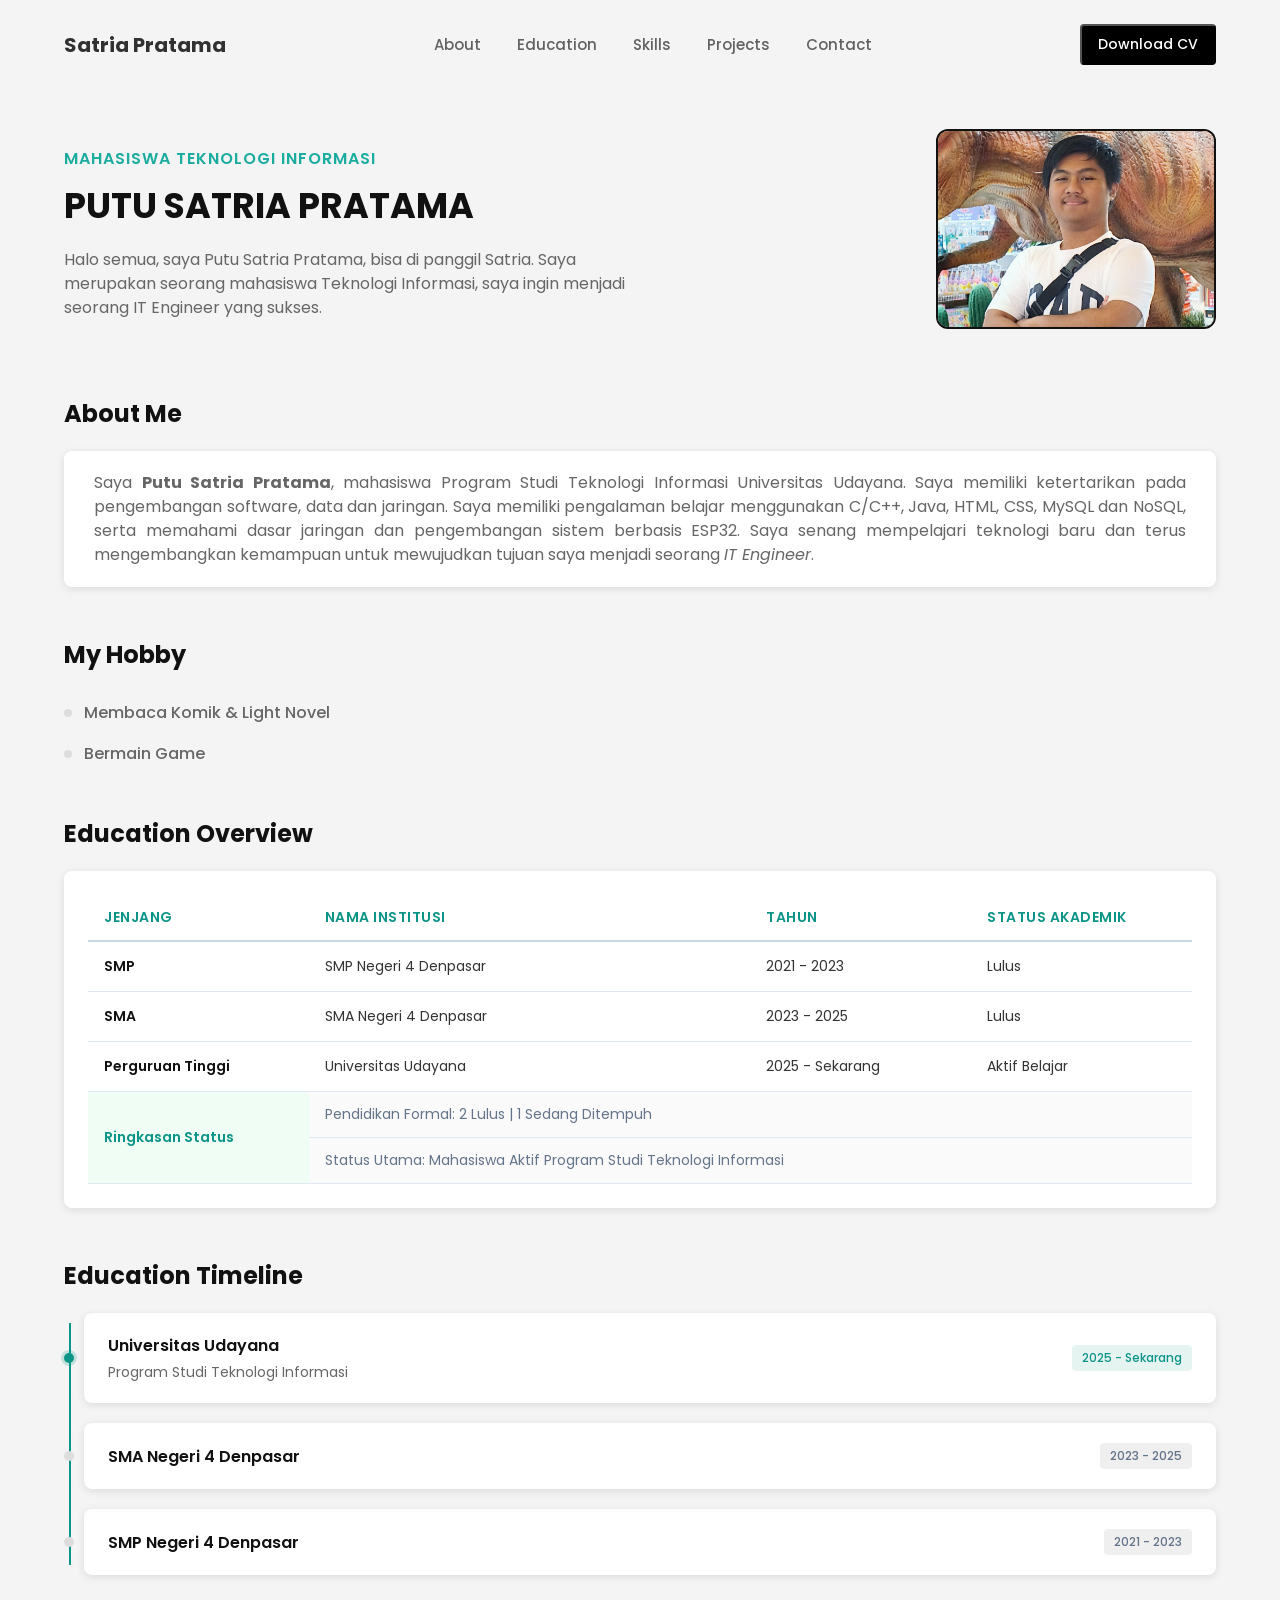
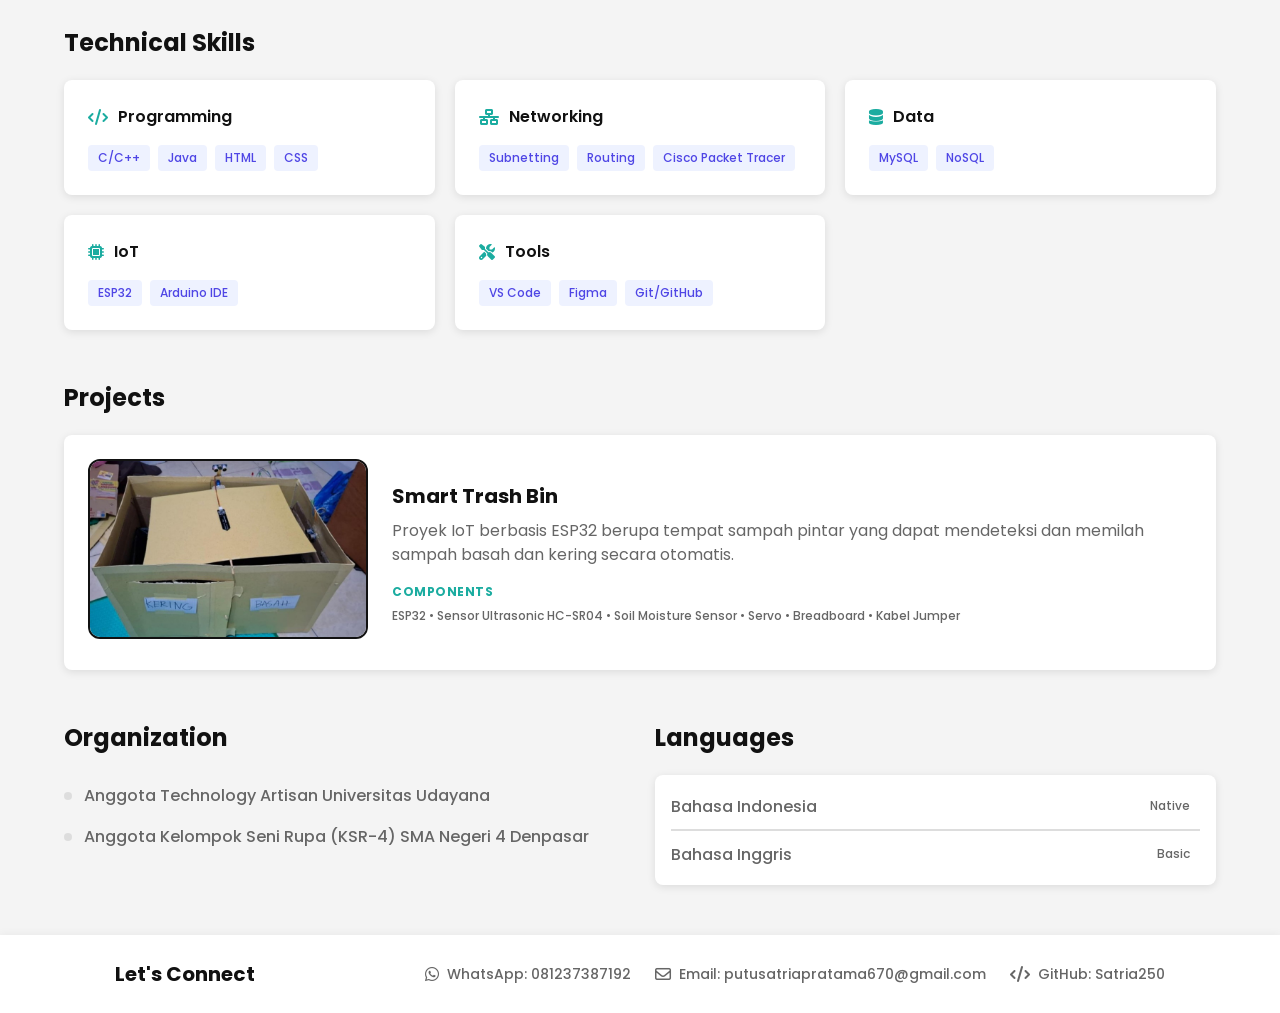
<file: index.html>
<!doctype html>
<html lang="en">
  <head>
    <meta charset="UTF-8" />
    <meta name="viewport" content="width=device-width, initial-scale=1.0" />
    <title>CV Putu Satria Pratama</title>
    <link href="https://fonts.googleapis.com/css2?family=Poppins:wght@400;500;600;700&display=swap"rel="stylesheet"/>
    <link rel="stylesheet" href="style.css">
    <link rel="stylesheet" href="https://cdnjs.cloudflare.com/ajax/libs/font-awesome/6.5.1/css/all.min.css">
  </head>

  <body>
    <!-- NAVIGASI -->
    <header class="navbar">
      <div class="logo">Satria Pratama</div>
      <nav class="nav_links">
        <a href="#about">About</a>
        <a href="#education">Education</a>
        <a href="#skills">Skills</a>
        <a href="#projects">Projects</a>
        <a href="#contact">Contact</a>
      </nav>
     <button class="btn_download">Download CV</button>
    </header>

    <!-- HERO SECTION -->
    <section class="hero">
      <div class="hero_text">
        <span class="subtitle">MAHASISWA TEKNOLOGI INFORMASI</span>
        <h1>PUTU SATRIA PRATAMA</h1>
        <p>
          Halo semua, saya Putu Satria Pratama, bisa di panggil Satria. 
          Saya merupakan seorang mahasiswa Teknologi Informasi, 
          saya ingin menjadi seorang IT Engineer yang sukses.
        </p>
      </div>
      <div class="hero_image">
        <img src="Foto Diri.jpeg" alt="Foto Diri" />
      </div>
    </section>

    <!-- ABOUT SECTION -->
    <section id="about" class="section">
      <h2 class="section_title">About Me</h2>
      <div class="card about_card">
        <p>Saya <b>Putu Satria Pratama</b>, mahasiswa Program Studi Teknologi Informasi Universitas Udayana.
           Saya memiliki ketertarikan pada pengembangan software, data dan jaringan. 
           Saya memiliki pengalaman belajar menggunakan C/C++, Java, HTML, CSS, MySQL dan NoSQL, 
           serta memahami dasar jaringan dan pengembangan sistem berbasis ESP32. 
           Saya senang mempelajari teknologi baru dan terus mengembangkan kemampuan untuk mewujudkan tujuan saya menjadi seorang <i>IT Engineer</i>.</p>
      </div>
    </section>

    <!-- MY HOBBY SECTION -->
    <section class="section">
      <h2 class="section_title">My Hobby</h2>
      <ul class="list_container">
        <li class="list_item">
          <span class="bullet_dot"></span>
          <p>Membaca Komik & Light Novel</p>
        </li>
        <li class="list_item">
          <span class="bullet_dot"></span>
          <p>Bermain Game</p>
        </li>
      </ul>
    </section>

    <!-- EDUCATION OVERVIEW  -->
  <section class="section">
    <h2 class="section_title">Education Overview</h2>
    
    <div class="card table_card">
      <table class="custom_table">
        <caption style="display: none;">Ringkasan Status Pendidikan</caption>

        <!-- Colgroup: Pengaturan proporsi lebar 4 kolom -->
        <colgroup>
          <col class="col_level">
          <col class="col_institution">
          <col class="col_year">
          <col class="col_status">
        </colgroup>

        <!-- Thead: Header Tabel -->
        <thead>
          <tr>
            <th>Jenjang</th>
            <th>Nama Institusi</th>
            <th>Tahun</th>
            <th>Status Akademik</th>
          </tr>
        </thead>

        <!-- Tbody: Data Utama -->
        <tbody>
          <tr>
            <td><strong>SMP</strong></td>
            <td>SMP Negeri 4 Denpasar</td>
            <td>2021 - 2023</td>
            <td><span class="edu_date">Lulus</span></td>
          </tr>
          <tr>
            <td><strong>SMA</strong></td>
            <td>SMA Negeri 4 Denpasar</td>
            <td>2023 - 2025</td>
            <td><span class="edu_date">Lulus</span></td>
          </tr>
          <tr>
            <td><strong>Perguruan Tinggi</strong></td>
            <td>Universitas Udayana</td>
            <td>2025 - Sekarang</td>
            <td><span class="edu_date active">Aktif Belajar</span></td>
          </tr>
        </tbody>

        <!-- Tfoot: Penggabungan Sel (Colspan & Rowspan) -->
        <tfoot>
          <tr>
            <td rowspan="2" class="foot_label">Ringkasan Status</td>
            <td colspan="3">Pendidikan Formal: 2 Lulus | 1 Sedang Ditempuh</td>
          </tr>
          <tr>
            <td colspan="3">Status Utama: Mahasiswa Aktif Program Studi Teknologi Informasi</td>
          </tr>
        </tfoot>
      </table>
    </div>
  </section>

    <!-- EDUCATION TIMELINE SECTION -->
    <section id="education" class="section">
    <h2 class="section_title">Education Timeline</h2>
    
    <div class="timeline">
      <!-- Item 1 (Universitas) -->
      <div class="timeline_item">
        <div class="timeline_dot active"></div>
        <div class="card education_card">
          <div class="education_info">
            <h3>Universitas Udayana</h3>
            <p>Program Studi Teknologi Informasi</p>
          </div>
          <span class="education_date active">2025 - Sekarang</span>
        </div>
      </div>

      <!-- Item 2 (SMA) -->
      <div class="timeline_item">
        <div class="timeline_dot"></div>
        <div class="card education_card">
          <div class="education_info">
            <h3>SMA Negeri 4 Denpasar</h3>
          </div>
          <span class="education_date">2023 - 2025</span>
        </div>
      </div>

      <!-- Item 3 (SMP) -->
      <div class="timeline_item">
        <div class="timeline_dot"></div>
        <div class="card education_card">
          <div class="education_info">
            <h3>SMP Negeri 4 Denpasar</h3>
          </div>
          <span class="education_date">2021 - 2023</span>
        </div>
      </div>
    </div>
  </section>

  <!-- SKILLS SECTION -->
  <section id="skills" class="section">
    <h2 class="section_title">Technical Skills</h2>

    <div class="skills_grid">

      <!-- Programming -->
      <div class="card skill_card">
        <div class="skill_header">
          <i class="fa-solid fa-code"></i>
          <h3>Programming</h3>
        </div>
        <div class="skill_tags">
          <span class="tag">C/C++</span>
          <span class="tag">Java</span>
          <span class="tag">HTML</span>
          <span class="tag">CSS</span>
        </div>
      </div>

      <!-- Networking -->
      <div class="card skill_card">
        <div class="skill_header">
          <i class="fa-solid fa-network-wired"></i>
          <h3>Networking</h3>
        </div>
        <div class="skill_tags">
          <span class="tag">Subnetting</span>
          <span class="tag">Routing</span>
          <span class="tag">Cisco Packet Tracer</span>
        </div>
      </div>

      <!-- Data -->
      <div class="card skill_card">
        <div class="skill_header">
          <i class="fa-solid fa-database"></i>
          <h3>Data</h3>
        </div>
        <div class="skill_tags">
          <span class="tag">MySQL</span>
          <span class="tag">NoSQL</span>
        </div>
      </div>

      <!-- IoT -->
      <div class="card skill_card">
        <div class="skill_header">
          <i class="fa-solid fa-microchip"></i>
          <h3>IoT</h3>
        </div>
        <div class="skill_tags">
          <span class="tag">ESP32</span>
          <span class="tag">Arduino IDE</span>
        </div>
      </div>

      <!-- Tools -->
      <div class="card skill_card">
        <div class="skill_header">
          <i class="fa-solid fa-screwdriver-wrench"></i>
          <h3>Tools</h3>
        </div>
        <div class="skill_tags">
          <span class="tag">VS Code</span>
          <span class="tag">Figma</span>
          <span class="tag">Git/GitHub</span>
        </div>
      </div>
    </div>
  </section>

  <!-- PROJECTS SECTION -->
  <section id="projects" class="section">
    <h2 class="section_title">Projects</h2>

    <div class="card project_card">
      <div class="project_image">
        <img src="Foto Project.jpeg" alt="Foto Project">
      </div>

      <div class="project_details">
        <h3>Smart Trash Bin</h3>
        <p class="project_desc">
          Proyek IoT berbasis ESP32 berupa tempat sampah pintar yang dapat mendeteksi dan 
          memilah sampah basah dan kering secara otomatis.
        </p>
        
        <div class="project_components">
          <span class="component_label">COMPONENTS</span>
          <div class="component_tags">
            <span>ESP32 •</span> 
            <span>Sensor Ultrasonic HC-SR04 •</span> 
            <span>Soil Moisture Sensor •</span> 
            <span>Servo •</span> 
            <span>Breadboard •</span> 
            <span>Kabel Jumper</span>
          </div>
        </div>
      </div>
    </div>
  </section>

  <!-- ORGANIZATION & LANGUAGES SECTION -->
  <div class="two_column_section">
    <!-- Organization -->
    <section class="section">
      <h2 class="section_title">Organization</h2>
      <div class="list_container">
        <div class="list_item">
          <span class="bullet_dot"></span>
          <p>Anggota Technology Artisan Universitas Udayana</p>
        </div>
        <div class="list_item">
          <span class="bullet_dot"></span>
          <p>Anggota Kelompok Seni Rupa (KSR-4) SMA Negeri 4 Denpasar</p>
        </div>
      </div>
    </section>

    <!-- Languages -->
    <section class="section">
      <h2 class="section_title">Languages</h2>
      <div class="card languages_card">
        <div class="languages_item">
          <span>Bahasa Indonesia</span>
          <span class="languages_level">Native</span>
        </div>
        <div class="languages_item">
          <span>Bahasa Inggris</span>
          <span class="languages_level">Basic</span>
        </div>
      </div>
    </section>
  </div>

  <!-- FOOTER CONTACT -->
  <footer id="contact" class="footer_card">
    <div class="connect_title">
      <h2>Let's Connect</h2>
    </div>
    
    <div class="contact_links">
      <div class="contact_item">
        <i class="fa-brands fa-whatsapp"></i>
        <span>WhatsApp: 081237387192</span>
      </div>
      <div class="contact_item">
        <i class="fa-regular fa-envelope"></i>
        <span>Email: putusatriapratama670@gmail.com</span>
      </div>
      <div class="contact_item">
        <i class="fa-solid fa-code"></i>
        <span>GitHub: Satria250</span>
      </div>
    </div>
  </footer>
  </body>
</html>
</file>
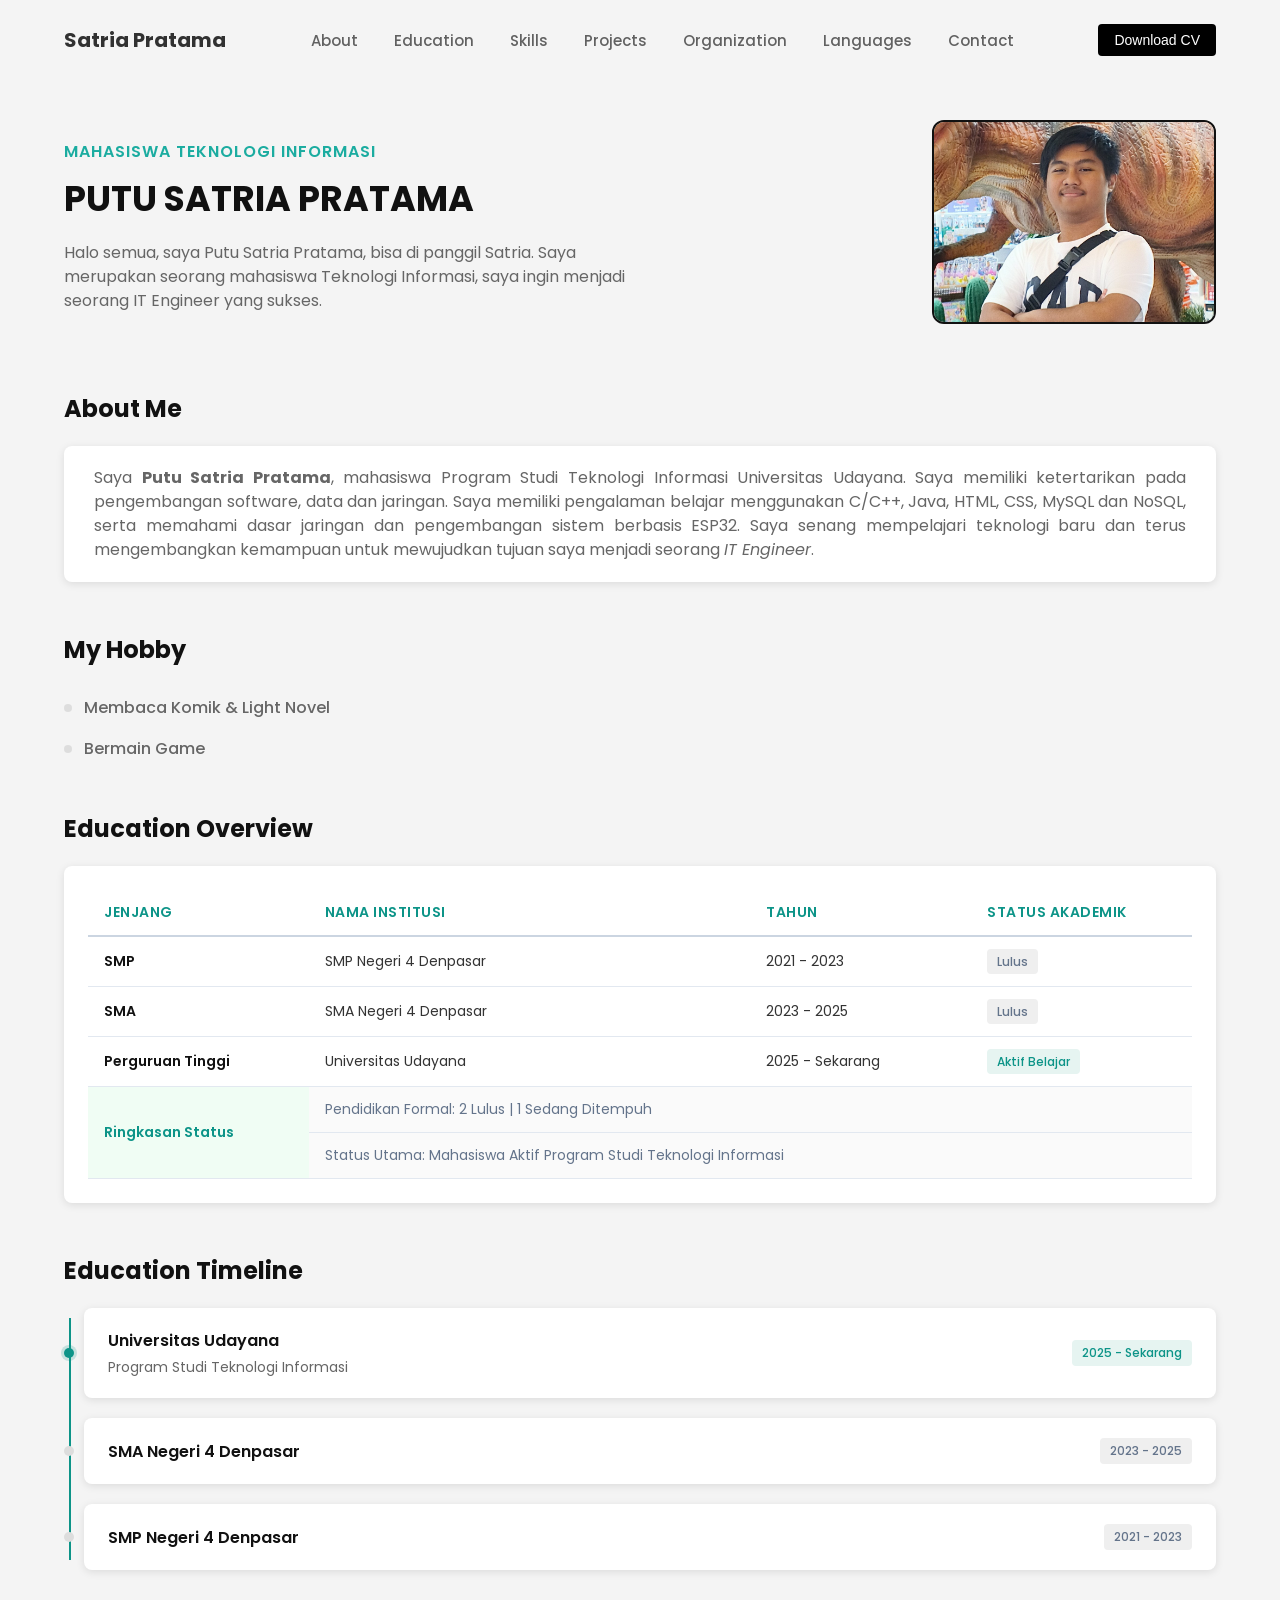
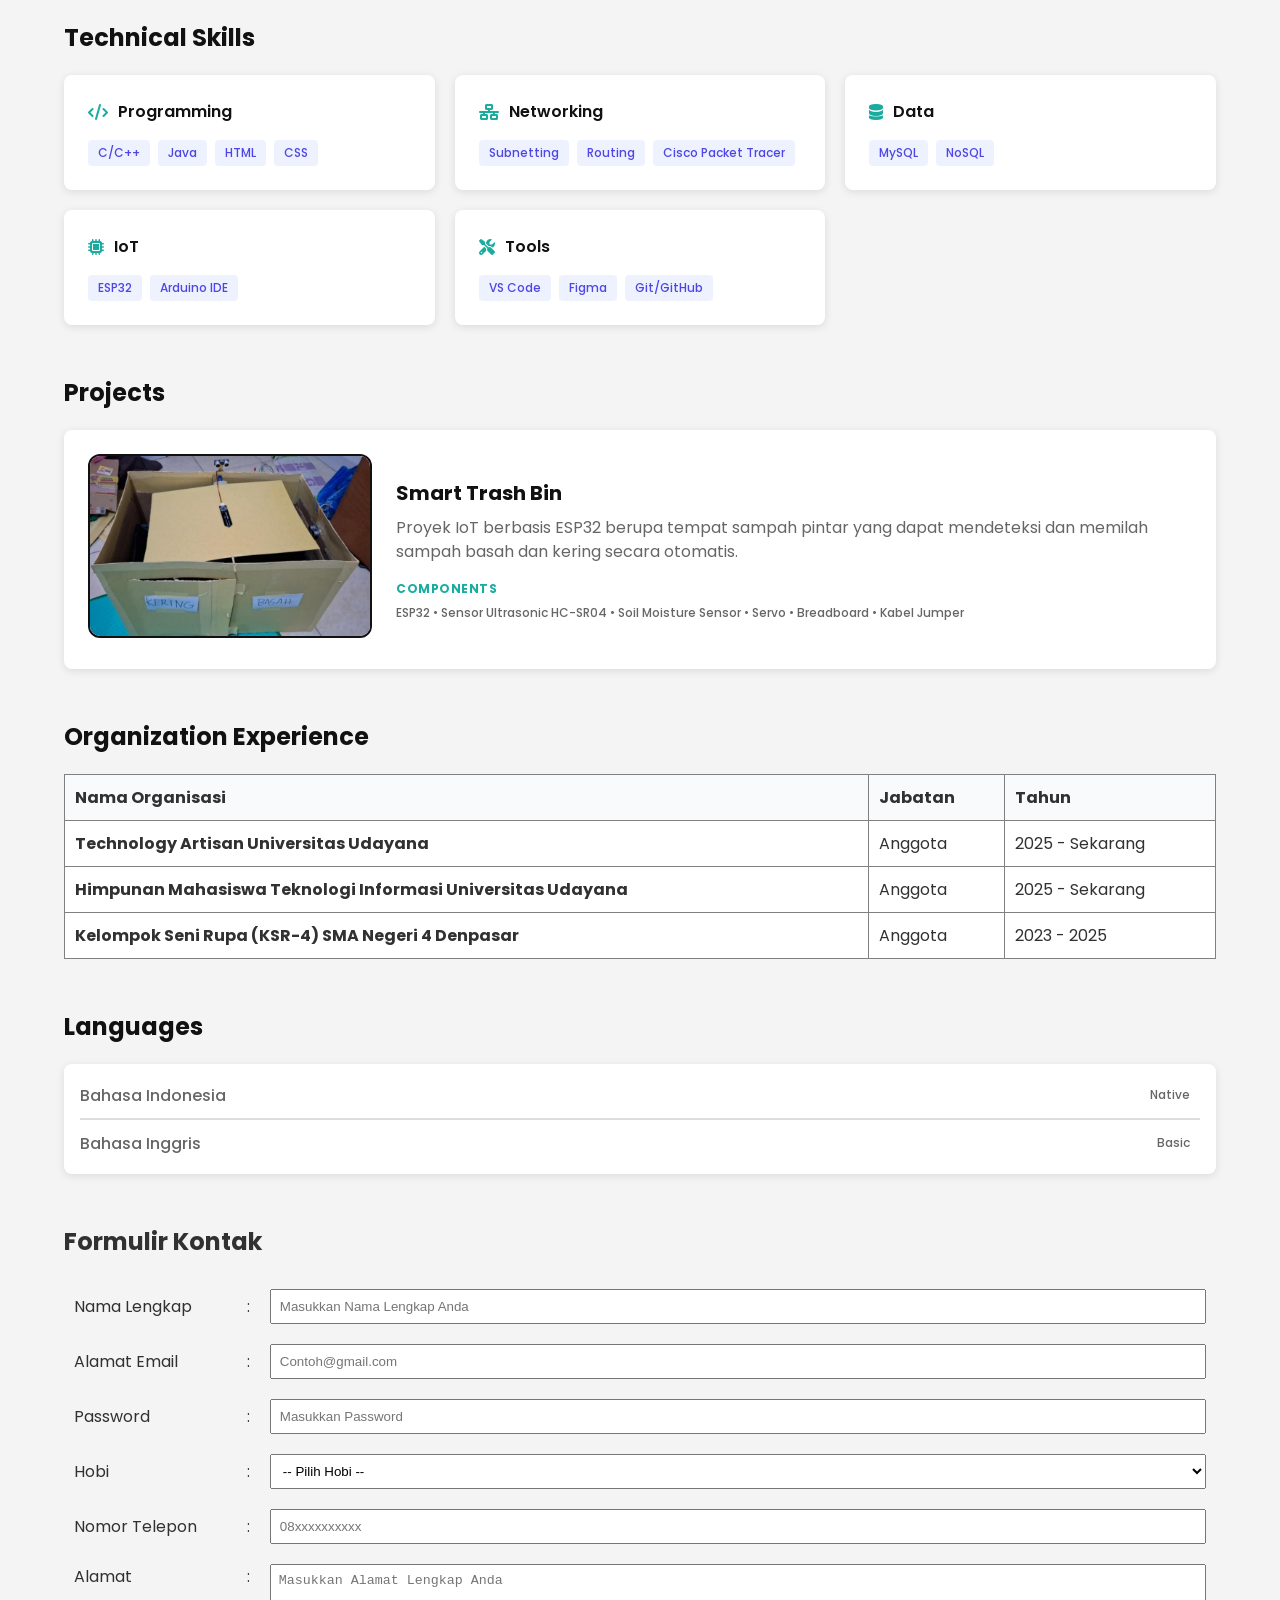
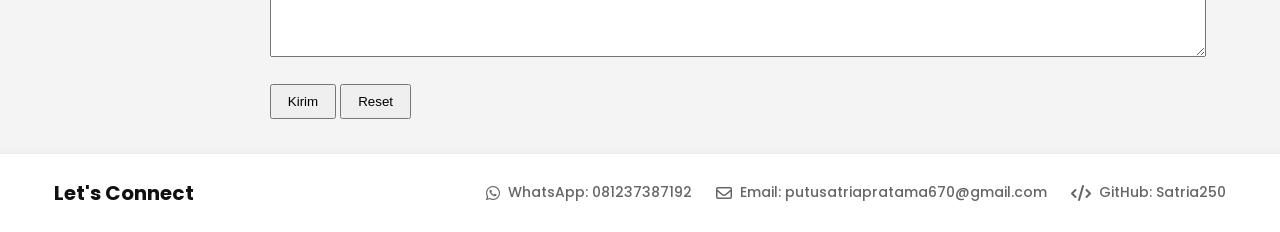
<file: Tugas-2-CV-Update/index.html>
<!doctype html>
<html lang="en">
  <head>
    <meta charset="UTF-8" />
    <meta name="viewport" content="width=device-width, initial-scale=1.0" />
    <title>CV Putu Satria Pratama</title>
    <link href="https://fonts.googleapis.com/css2?family=Poppins:wght@400;500;600;700&display=swap" rel="stylesheet"/>
    <link rel="stylesheet" href="https://cdnjs.cloudflare.com/ajax/libs/font-awesome/6.5.1/css/all.min.css">
  </head>

  <body style="margin: 0; padding: 0 5%; box-sizing: border-box; font-family: 'Poppins', sans-serif; background-color: #f4f4f4; color: #313131; overflow-x: hidden; max-width: 100%;">
  <!-- NAVIGASI -->
   <header class="navbar" style="display: flex; justify-content: space-between; align-items: center; padding: 24px 0;">
      <div class="logo" style="font-weight: 700; font-size: 20px;">Satria Pratama</div>
      <nav class="nav_links">
        <a href="#about" style="text-decoration: none; color: #616161; margin: 0 16px; font-weight: 500; font-size: 15px;">About</a>
        <a href="#education" style="text-decoration: none; color: #616161; margin: 0 16px; font-weight: 500; font-size: 15px;">Education</a>
        <a href="#skills" style="text-decoration: none; color: #616161; margin: 0 16px; font-weight: 500; font-size: 15px;">Skills</a>
        <a href="#projects" style="text-decoration: none; color: #616161; margin: 0 16px; font-weight: 500; font-size: 15px;">Projects</a>
        <a href="#organization" style="text-decoration: none; color: #616161; margin: 0 16px; font-weight: 500; font-size: 15px;">Organization</a>
        <a href="#languages" style="text-decoration: none; color: #616161; margin: 0 16px; font-weight: 500; font-size: 15px;">Languages</a>
        <a href="#contact" style="text-decoration: none; color: #616161; margin: 0 16px; font-weight: 500; font-size: 15px;">Contact</a>
      </nav>
     <button class="btn_download" style="background-color: #000; color: #fff; padding: 8px 16px; text-decoration: none; font-size: 14px; border-radius: 4px; font-weight: 500; border: none; cursor: pointer;">Download CV</button>
    </header>
   
  <!-- HERO SECTION -->
   <section class="hero" style="display: flex; justify-content: space-between; align-items: center; margin-top: 40px; margin-bottom: 60px;">
      <div class="hero_text" style="max-width: 50%;">
        <span class="subtitle" style="color: #1baca0; font-size: 16px; font-weight: 600; letter-spacing: 1px;">MAHASISWA TEKNOLOGI INFORMASI</span>
        <h1 style="font-size: 35px; margin: 8px 0 16px 0; color: #111;">PUTU SATRIA PRATAMA</h1>
        <p style="color: #666; line-height: 1.5; font-size: 16px; margin: 0;">
          Halo semua, saya Putu Satria Pratama, bisa di panggil Satria. 
          Saya merupakan seorang mahasiswa Teknologi Informasi, 
          saya ingin menjadi seorang IT Engineer yang sukses.
        </p>
      </div>
      <div class="hero_image">
        <img src="Foto Diri.jpeg" alt="Foto Diri" style="width: 280px; height: 200px; object-fit: cover; border-radius: 12px; object-position: center 15%; border: 2px solid #111;" />
      </div>
    </section>

  <!-- ABOUT SECTION -->
   <section id="about" class="section" style="margin-bottom: 50px;">
      <h2 class="section_title" style="font-size: 24px; font-weight: 700; color: #111; margin-bottom: 20px; margin-top: 0;">About Me</h2>
      <div class="card about_card" style="background-color: #fff; border-radius: 8px; box-shadow: 0 2px 8px rgba(0, 0, 0, 0.1); padding: 20px 30px;">
        <p style="color: #666; line-height: 1.5; font-size: 16px; text-align: justify; margin: 0;">Saya <b>Putu Satria Pratama</b>, mahasiswa Program Studi Teknologi Informasi Universitas Udayana.
           Saya memiliki ketertarikan pada pengembangan software, data dan jaringan. 
           Saya memiliki pengalaman belajar menggunakan C/C++, Java, HTML, CSS, MySQL dan NoSQL, 
           serta memahami dasar jaringan dan pengembangan sistem berbasis ESP32. 
           Saya senang mempelajari teknologi baru dan terus mengembangkan kemampuan untuk mewujudkan tujuan saya menjadi seorang <i>IT Engineer</i>.</p>
      </div>
    </section>
  
  <!-- MY HOBBY SECTION -->
   <section class="section" style="margin-bottom: 50px;">
      <h2 class="section_title" style="font-size: 24px; font-weight: 700; color: #111; margin-bottom: 20px; margin-top: 0;">My Hobby</h2>
      <ul class="list_container" style="display: flex; flex-direction: column; gap: 16px; padding-top: 8px; list-style: none; margin: 0; padding-left: 0;">
        <li class="list_item" style="display: flex; align-items: center; gap: 12px;">
          <span class="bullet_dot" style="width: 8px; height: 8px; border-radius: 50%; background-color: #ddd; flex-shrink: 0;"></span>
          <p style="font-size: 16px; color: #666; font-weight: 500; margin: 0;">Membaca Komik & Light Novel</p>
        </li>
        <li class="list_item" style="display: flex; align-items: center; gap: 12px;">
          <span class="bullet_dot" style="width: 8px; height: 8px; border-radius: 50%; background-color: #ddd; flex-shrink: 0;"></span>
          <p style="font-size: 16px; color: #666; font-weight: 500; margin: 0;">Bermain Game</p>
        </li>
      </ul>
    </section>
   
  <!-- EDUCATION OVERVIEW  -->
  <section id="education" class="section" style="margin-bottom: 50px;">
      <h2 class="section_title" style="font-size: 24px; font-weight: 700; color: #111; margin-bottom: 20px; margin-top: 0;">Education Overview</h2>
      
      <div class="card table_card" style="background-color: #fff; border-radius: 8px; box-shadow: 0 2px 8px rgba(0, 0, 0, 0.1); padding: 24px; overflow-x: auto;">
        <table class="custom_table" style="width: 100%; border-collapse: collapse; font-size: 14px;">
          <caption style="display: none;">Ringkasan Status Pendidikan</caption>

          <!-- Colgroup: Pengaturan proporsi lebar 4 kolom -->
          <colgroup>
            <col class="col_level" style="width: 20%;">
            <col class="col_institution" style="width: 40%;">
            <col class="col_year" style="width: 20%;">
            <col class="col_status" style="width: 20%;">
          </colgroup>

          <!-- Thead: Header Tabel -->
          <thead>
            <tr>
              <th style="padding: 12px 16px; color: #0d9488; font-weight: 600; font-size: 14px; text-transform: uppercase; letter-spacing: 0.5px; text-align: left; border-bottom: 2px solid #cbd5e1;">Jenjang</th>
              <th style="padding: 12px 16px; color: #0d9488; font-weight: 600; font-size: 14px; text-transform: uppercase; letter-spacing: 0.5px; text-align: left; border-bottom: 2px solid #cbd5e1;">Nama Institusi</th>
              <th style="padding: 12px 16px; color: #0d9488; font-weight: 600; font-size: 14px; text-transform: uppercase; letter-spacing: 0.5px; text-align: left; border-bottom: 2px solid #cbd5e1;">Tahun</th>
              <th style="padding: 12px 16px; color: #0d9488; font-weight: 600; font-size: 14px; text-transform: uppercase; letter-spacing: 0.5px; text-align: left; border-bottom: 2px solid #cbd5e1;">Status Akademik</th>
            </tr>
          </thead>

          <!-- Tbody: Data Utama -->
          <tbody>
            <tr>
              <td style="padding: 14px 16px; color: #333; vertical-align: middle; text-align: left; border-bottom: 1px solid #e2e8f0;"><strong style="color: #111; font-weight: 600;">SMP</strong></td>
              <td style="padding: 14px 16px; color: #333; vertical-align: middle; text-align: left; border-bottom: 1px solid #e2e8f0;">SMP Negeri 4 Denpasar</td>
              <td style="padding: 14px 16px; color: #333; vertical-align: middle; text-align: left; border-bottom: 1px solid #e2e8f0;">2021 - 2023</td>
              <td style="padding: 14px 16px; color: #333; vertical-align: middle; text-align: left; border-bottom: 1px solid #e2e8f0;"><span class="edu_date" style="font-size: 12px; font-weight: 500; padding: 4px 10px; border-radius: 4px; background-color: #efefef; color: #64748b;">Lulus</span></td>
            </tr>
            <tr>
              <td style="padding: 14px 16px; color: #333; vertical-align: middle; text-align: left; border-bottom: 1px solid #e2e8f0;"><strong style="color: #111; font-weight: 600;">SMA</strong></td>
              <td style="padding: 14px 16px; color: #333; vertical-align: middle; text-align: left; border-bottom: 1px solid #e2e8f0;">SMA Negeri 4 Denpasar</td>
              <td style="padding: 14px 16px; color: #333; vertical-align: middle; text-align: left; border-bottom: 1px solid #e2e8f0;">2023 - 2025</td>
              <td style="padding: 14px 16px; color: #333; vertical-align: middle; text-align: left; border-bottom: 1px solid #e2e8f0;"><span class="edu_date" style="font-size: 12px; font-weight: 500; padding: 4px 10px; border-radius: 4px; background-color: #efefef; color: #64748b;">Lulus</span></td>
            </tr>
            <tr>
              <td style="padding: 14px 16px; color: #333; vertical-align: middle; text-align: left; border-bottom: 1px solid #e2e8f0;"><strong style="color: #111; font-weight: 600;">Perguruan Tinggi</strong></td>
              <td style="padding: 14px 16px; color: #333; vertical-align: middle; text-align: left; border-bottom: 1px solid #e2e8f0;">Universitas Udayana</td>
              <td style="padding: 14px 16px; color: #333; vertical-align: middle; text-align: left; border-bottom: 1px solid #e2e8f0;">2025 - Sekarang</td>
              <td style="padding: 14px 16px; color: #333; vertical-align: middle; text-align: left; border-bottom: 1px solid #e2e8f0;"><span class="edu_date active" style="font-size: 12px; font-weight: 500; padding: 4px 10px; border-radius: 4px; background-color: #e6f4f1; color: #0d9488;">Aktif Belajar</span></td>
            </tr>
          </tbody>

          <!-- Tfoot: Penggabungan Sel (Colspan & Rowspan) -->
          <tfoot style="background-color: #fafafa;">
            <tr>
              <td rowspan="2" class="foot_label" style="padding: 12px 16px; font-size: 14px; font-weight: 600; color: #0d9488; background-color: #f0fdf4; border-bottom: 1px solid #e2e8f0;">Ringkasan Status</td>
              <td colspan="3" style="padding: 12px 16px; font-size: 14px; color: #64748b; border-bottom: 1px solid #e2e8f0;">Pendidikan Formal: 2 Lulus | 1 Sedang Ditempuh</td>
            </tr>
            <tr>
              <td colspan="3" style="padding: 12px 16px; font-size: 14px; color: #64748b; border-bottom: 1px solid #e2e8f0;">Status Utama: Mahasiswa Aktif Program Studi Teknologi Informasi</td>
            </tr>
          </tfoot>
        </table>
      </div>
    </section>

  <!-- EDUCATION TIMELINE SECTION -->
   <section class="section" style="margin-bottom: 50px;">
      <h2 class="section_title" style="font-size: 24px; font-weight: 700; color: #111; margin-bottom: 20px; margin-top: 0;">Education Timeline</h2>
      
      <div class="timeline" style="position: relative; padding-left: 20px;">
        <!-- Garis Timeline -->
        <div style="position: absolute; left: 5px; top: 10px; bottom: 10px; width: 2px; background-color: #0d9488;"></div>

        <!-- Item 1 (Universitas) -->
        <div class="timeline_item" style="position: relative; margin-bottom: 20px;">
          <div class="timeline_dot active" style="position: absolute; left: -20px; top: 50%; transform: translateY(-50%); width: 10px; height: 10px; border-radius: 50%; background-color: #0d9488; box-shadow: 0 0 0 3px rgba(13, 148, 136, 0.2); z-index: 1;"></div>
          <div class="card education_card" style="background-color: #fff; border-radius: 8px; box-shadow: 0 2px 8px rgba(0, 0, 0, 0.1); display: flex; justify-content: space-between; align-items: center; padding: 20px 24px;">
            <div class="education_info">
              <h3 style="font-size: 16px; font-weight: 600; color: #111; margin: 0;">Universitas Udayana</h3>
              <p style="font-size: 14px; color: #666; margin-top: 4px; margin-bottom: 0;">Program Studi Teknologi Informasi</p>
            </div>
            <span class="education_date active" style="font-size: 12px; font-weight: 500; padding: 4px 10px; border-radius: 4px; background-color: #e6f4f1; color: #0d9488;">2025 - Sekarang</span>
          </div>
        </div>

        <!-- Item 2 (SMA) -->
        <div class="timeline_item" style="position: relative; margin-bottom: 20px;">
          <div class="timeline_dot" style="position: absolute; left: -20px; top: 50%; transform: translateY(-50%); width: 10px; height: 10px; border-radius: 50%; background-color: #ddd; z-index: 1;"></div>
          <div class="card education_card" style="background-color: #fff; border-radius: 8px; box-shadow: 0 2px 8px rgba(0, 0, 0, 0.1); display: flex; justify-content: space-between; align-items: center; padding: 20px 24px;">
            <div class="education_info">
              <h3 style="font-size: 16px; font-weight: 600; color: #111; margin: 0;">SMA Negeri 4 Denpasar</h3>
            </div>
            <span class="education_date" style="font-size: 12px; font-weight: 500; padding: 4px 10px; border-radius: 4px; background-color: #efefef; color: #64748b;">2023 - 2025</span>
          </div>
        </div>

        <!-- Item 3 (SMP) -->
        <div class="timeline_item" style="position: relative; margin-bottom: 0;">
          <div class="timeline_dot" style="position: absolute; left: -20px; top: 50%; transform: translateY(-50%); width: 10px; height: 10px; border-radius: 50%; background-color: #ddd; z-index: 1;"></div>
          <div class="card education_card" style="background-color: #fff; border-radius: 8px; box-shadow: 0 2px 8px rgba(0, 0, 0, 0.1); display: flex; justify-content: space-between; align-items: center; padding: 20px 24px;">
            <div class="education_info">
              <h3 style="font-size: 16px; font-weight: 600; color: #111; margin: 0;">SMP Negeri 4 Denpasar</h3>
            </div>
            <span class="education_date" style="font-size: 12px; font-weight: 500; padding: 4px 10px; border-radius: 4px; background-color: #efefef; color: #64748b;">2021 - 2023</span>
          </div>
        </div>
      </div>
    </section>

  <!-- SKILLS SECTION -->
 <section id="skills" class="section" style="margin-bottom: 50px;">
      <h2 class="section_title" style="font-size: 24px; font-weight: 700; color: #111; margin-bottom: 20px; margin-top: 0;">Technical Skills</h2>

      <div class="skills_grid" style="display: grid; grid-template-columns: repeat(3, 1fr); gap: 20px;">
        <!-- Programming -->
        <div class="card skill_card" style="background-color: #fff; border-radius: 8px; box-shadow: 0 2px 8px rgba(0, 0, 0, 0.1); padding: 24px;">
          <div class="skill_header" style="display: flex; align-items: center; gap: 10px; margin-bottom: 16px;">
            <i class="fa-solid fa-code" style="font-size: 16px; color: #1baca0;"></i>
            <h3 style="font-size: 16px; font-weight: 600; color: #111; margin: 0;">Programming</h3>
          </div>
          <div class="skill_tags" style="display: flex; flex-wrap: wrap; gap: 8px;">
            <span class="tag" style="background-color: #eef2ff; color: #4f46e5; font-size: 12px; font-weight: 500; padding: 4px 10px; border-radius: 4px;">C/C++</span>
            <span class="tag" style="background-color: #eef2ff; color: #4f46e5; font-size: 12px; font-weight: 500; padding: 4px 10px; border-radius: 4px;">Java</span>
            <span class="tag" style="background-color: #eef2ff; color: #4f46e5; font-size: 12px; font-weight: 500; padding: 4px 10px; border-radius: 4px;">HTML</span>
            <span class="tag" style="background-color: #eef2ff; color: #4f46e5; font-size: 12px; font-weight: 500; padding: 4px 10px; border-radius: 4px;">CSS</span>
          </div>
        </div>

        <!-- Networking -->
        <div class="card skill_card" style="background-color: #fff; border-radius: 8px; box-shadow: 0 2px 8px rgba(0, 0, 0, 0.1); padding: 24px;">
          <div class="skill_header" style="display: flex; align-items: center; gap: 10px; margin-bottom: 16px;">
            <i class="fa-solid fa-network-wired" style="font-size: 16px; color: #1baca0;"></i>
            <h3 style="font-size: 16px; font-weight: 600; color: #111; margin: 0;">Networking</h3>
          </div>
          <div class="skill_tags" style="display: flex; flex-wrap: wrap; gap: 8px;">
            <span class="tag" style="background-color: #eef2ff; color: #4f46e5; font-size: 12px; font-weight: 500; padding: 4px 10px; border-radius: 4px;">Subnetting</span>
            <span class="tag" style="background-color: #eef2ff; color: #4f46e5; font-size: 12px; font-weight: 500; padding: 4px 10px; border-radius: 4px;">Routing</span>
            <span class="tag" style="background-color: #eef2ff; color: #4f46e5; font-size: 12px; font-weight: 500; padding: 4px 10px; border-radius: 4px;">Cisco Packet Tracer</span>
          </div>
        </div>

        <!-- Data -->
        <div class="card skill_card" style="background-color: #fff; border-radius: 8px; box-shadow: 0 2px 8px rgba(0, 0, 0, 0.1); padding: 24px;">
          <div class="skill_header" style="display: flex; align-items: center; gap: 10px; margin-bottom: 16px;">
            <i class="fa-solid fa-database" style="font-size: 16px; color: #1baca0;"></i>
            <h3 style="font-size: 16px; font-weight: 600; color: #111; margin: 0;">Data</h3>
          </div>
          <div class="skill_tags" style="display: flex; flex-wrap: wrap; gap: 8px;">
            <span class="tag" style="background-color: #eef2ff; color: #4f46e5; font-size: 12px; font-weight: 500; padding: 4px 10px; border-radius: 4px;">MySQL</span>
            <span class="tag" style="background-color: #eef2ff; color: #4f46e5; font-size: 12px; font-weight: 500; padding: 4px 10px; border-radius: 4px;">NoSQL</span>
          </div>
        </div>

        <!-- IoT -->
        <div class="card skill_card" style="background-color: #fff; border-radius: 8px; box-shadow: 0 2px 8px rgba(0, 0, 0, 0.1); padding: 24px;">
          <div class="skill_header" style="display: flex; align-items: center; gap: 10px; margin-bottom: 16px;">
            <i class="fa-solid fa-microchip" style="font-size: 16px; color: #1baca0;"></i>
            <h3 style="font-size: 16px; font-weight: 600; color: #111; margin: 0;">IoT</h3>
          </div>
          <div class="skill_tags" style="display: flex; flex-wrap: wrap; gap: 8px;">
            <span class="tag" style="background-color: #eef2ff; color: #4f46e5; font-size: 12px; font-weight: 500; padding: 4px 10px; border-radius: 4px;">ESP32</span>
            <span class="tag" style="background-color: #eef2ff; color: #4f46e5; font-size: 12px; font-weight: 500; padding: 4px 10px; border-radius: 4px;">Arduino IDE</span>
          </div>
        </div>

        <!-- Tools -->
        <div class="card skill_card" style="background-color: #fff; border-radius: 8px; box-shadow: 0 2px 8px rgba(0, 0, 0, 0.1); padding: 24px;">
          <div class="skill_header" style="display: flex; align-items: center; gap: 10px; margin-bottom: 16px;">
            <i class="fa-solid fa-screwdriver-wrench" style="font-size: 16px; color: #1baca0;"></i>
            <h3 style="font-size: 16px; font-weight: 600; color: #111; margin: 0;">Tools</h3>
          </div>
          <div class="skill_tags" style="display: flex; flex-wrap: wrap; gap: 8px;">
            <span class="tag" style="background-color: #eef2ff; color: #4f46e5; font-size: 12px; font-weight: 500; padding: 4px 10px; border-radius: 4px;">VS Code</span>
            <span class="tag" style="background-color: #eef2ff; color: #4f46e5; font-size: 12px; font-weight: 500; padding: 4px 10px; border-radius: 4px;">Figma</span>
            <span class="tag" style="background-color: #eef2ff; color: #4f46e5; font-size: 12px; font-weight: 500; padding: 4px 10px; border-radius: 4px;">Git/GitHub</span>
          </div>
        </div>
      </div>
    </section>

  <!-- PROJECTS SECTION -->
  <section id="projects" class="section" style="margin-bottom: 50px;">
      <h2 class="section_title" style="font-size: 24px; font-weight: 700; color: #111; margin-bottom: 20px; margin-top: 0;">Projects</h2>

      <div class="card project_card" style="background-color: #fff; border-radius: 8px; box-shadow: 0 2px 8px rgba(0, 0, 0, 0.1); display: flex; padding: 24px; gap: 24px; align-items: center;">
        <div class="project_image">
          <img src="Foto Project.jpeg" alt="Foto Project" style="width: 280px; height: 180px; object-fit: cover; border-radius: 12px; object-position: center 15%; border: 2px solid #111;">
        </div>

        <div class="project_details" style="flex: 1;">
          <h3 style="font-size: 20px; font-weight: 700; color: #111; margin-top: 0; margin-bottom: 8px;">Smart Trash Bin</h3>
          <p class="project_desc" style="font-size: 16px; color: #666; line-height: 1.5; margin-bottom: 16px; margin-top: 0;">
            Proyek IoT berbasis ESP32 berupa tempat sampah pintar yang dapat mendeteksi dan 
            memilah sampah basah dan kering secara otomatis.
          </p>
          
          <div class="project_components">
            <span class="component_label" style="display: block; font-size: 12px; font-weight: 700; color: #1baca0; letter-spacing: 0.5px; margin-bottom: 6px;">COMPONENTS</span>
            <div class="component_tags" style="font-size: 12px; color: #666; line-height: 1.5;">
              <span style="font-weight: 500;">ESP32 •</span> 
              <span style="font-weight: 500;">Sensor Ultrasonic HC-SR04 •</span> 
              <span style="font-weight: 500;">Soil Moisture Sensor •</span> 
              <span style="font-weight: 500;">Servo •</span> 
              <span style="font-weight: 500;">Breadboard •</span> 
              <span style="font-weight: 500;">Kabel Jumper</span>
            </div>
          </div>
        </div>
      </div>
    </section>

  <!-- ORGANIZATION SECTION -->
  <section id="organization" class="section" style="margin-bottom: 50px;">
    <h2 class="section_title" style="font-size: 24px; font-weight: 700; color: #111; margin-bottom: 20px; margin-top: 0;">Organization Experience</h2>
    
    <table border="1" cellpadding="10" cellspacing="0" style="width: 100%; border-collapse: collapse; background-color: #fff; text-align: left;">
      <thead>
        <tr style="background-color: #f8fafc;">
          <th>Nama Organisasi</th>
          <th>Jabatan </th>
          <th>Tahun</th>
        </tr>
      </thead>
      <tbody>
        <tr>
          <td><b>Technology Artisan Universitas Udayana</b></td>
          <td>Anggota</td>
          <td>2025 - Sekarang</td>
        </tr>
        <tr>
          <td><b>Himpunan Mahasiswa Teknologi Informasi Universitas Udayana</b></td>
          <td>Anggota</td>
          <td>2025 - Sekarang</td>
        </tr>
        <tr>
          <td><b>Kelompok Seni Rupa (KSR-4) SMA Negeri 4 Denpasar</b></td>
          <td>Anggota</td>
          <td>2023 - 2025</td>
        </tr>
      </tbody>
    </table>
  </section>

  <!-- LANGUAGES SECTION -->
  <section id="languages" class="section" style="margin-bottom: 50px;">
    <h2 class="section_title" style="font-size: 24px; font-weight: 700; color: #111; margin-bottom: 20px; margin-top: 0;">Languages</h2>
    
    <div class="card languages_card" style="background-color: #fff; border-radius: 8px; box-shadow: 0 2px 8px rgba(0, 0, 0, 0.1); padding: 8px 16px;">
      <div class="languages_item" style="display: flex; justify-content: space-between; align-items: center; padding: 10px 0; border-bottom: 2px solid #ddd;">
        <span style="font-size: 16px; font-weight: 500; color: #666;">Bahasa Indonesia</span>
        <span class="languages_level" style="font-size: 12px; font-weight: 500; padding: 4px 10px; color: #666;">Native</span>
      </div>
      <div class="languages_item" style="display: flex; justify-content: space-between; align-items: center; padding: 10px 0;">
        <span style="font-size: 16px; font-weight: 500; color: #666;">Bahasa Inggris</span>
        <span class="languages_level" style="font-size: 12px; font-weight: 500; padding: 4px 10px; color: #666;">Basic</span>
      </div>
    </div>
  </section>

  <!-- CONTACT FORM SECTION -->
  <section id="contact_form" class="section_contact_form">
    <h2>Formulir Kontak</h2>
    
    <form action="" method="POST" class="contact_form_container">
      <table border="0" cellpadding="10" cellspacing="0" width="100%">
        <tr>
          <td width="15%"><label for="contact_name">Nama Lengkap</label></td>
          <td width="2%">:</td>
          <td>
            <input type="text" id="contact_name" name="contact_name" placeholder="Masukkan Nama Lengkap Anda" required style="width: 100%; padding: 8px; box-sizing: border-box;">
          </td>
        </tr>
        <tr>
          <td><label for="contact_email">Alamat Email</label></td>
          <td>:</td>
          <td>
            <input type="email" id="contact_email" name="contact_email" placeholder="Contoh@gmail.com" required style="width: 100%; padding: 8px; box-sizing: border-box;">
          </td>
        </tr>
        <tr>
          <td><label for="contact_password">Password</label></td>
          <td>:</td>
          <td>
            <input type="password" id="contact_password" name="contact_password" placeholder="Masukkan Password" required style="width: 100%; padding: 8px; box-sizing: border-box;">
          </td>
        </tr>
        <tr>
          <td><label for="contact_hobby">Hobi</label></td>
          <td>:</td>
          <td>
            <select id="contact_hobby" name="contact_hobby" style="width: 100%; padding: 8px; box-sizing: border-box;">
              <option value="">-- Pilih Hobi --</option>
              <option value="membaca_komik">Membaca Komik & Light Novel</option>
              <option value="bermain_game">Bermain Game</option>
              <option value="coding">Coding</option>
              <option value="olahraga">Olahraga</option>
              <option value="olahraga">Lainnya</option>
            </select>
          </td>
        </tr>
        <tr>
          <td><label for="contact_phone">Nomor Telepon</label></td>
          <td>:</td>
          <td>
            <input type="tel" id="contact_phone" name="contact_phone" pattern="[0-9]*" inputmode="numeric" placeholder="08xxxxxxxxxx" required style="width: 100%; padding: 8px; box-sizing: border-box;">
          </td>
        </tr>
        <tr>
          <td valign="top"><label for="contact_address">Alamat</label></td>
          <td valign="top">:</td>
          <td>
            <textarea id="contact_address" name="contact_address" rows="5" placeholder="Masukkan Alamat Lengkap Anda" style="width: 100%; padding: 8px; box-sizing: border-box;"></textarea>
          </td>
        </tr>
        <tr>
          <td></td>
          <td></td>
          <td>
            <button type="submit" id="submit_btn" class="submit_btn" style="padding: 8px 16px;">Kirim</button>
            <button type="reset" id="reset_btn" class="reset_btn" style="padding: 8px 16px;">Reset</button>
          </td>
        </tr>
      </table>
    </form>
    <br>
  </section>

  <!-- FOOTER CONTACT -->
   <footer id="contact" class="footer_card" style="background-color: #ffffff; box-shadow: 0 -2px 8px rgba(0, 0, 0, 0.04); margin-left: -5.3vw; margin-right: -5.3vw; padding: 24px 5%; display: flex; justify-content: space-between; align-items: center; box-sizing: border-box;">
      <div class="connect_title">
        <h2 style="font-size: 20px; font-weight: 700; color: #111; margin: 0;">Let's Connect</h2>
      </div>
      
      <div class="contact_links" style="display: flex; align-items: center; gap: 24px;">
        <div class="contact_item" style="display: flex; align-items: center; gap: 8px; color: #666; font-size: 14px; font-weight: 500;">
          <i class="fa-brands fa-whatsapp" style="font-size: 16px; color: #666;"></i>
          <span>WhatsApp: 081237387192</span>
        </div>
        <div class="contact_item" style="display: flex; align-items: center; gap: 8px; color: #666; font-size: 14px; font-weight: 500;">
          <i class="fa-regular fa-envelope" style="font-size: 16px; color: #666;"></i>
          <span>Email: putusatriapratama670@gmail.com</span>
        </div>
        <div class="contact_item" style="display: flex; align-items: center; gap: 8px; color: #666; font-size: 14px; font-weight: 500;">
          <i class="fa-solid fa-code" style="font-size: 16px; color: #666;"></i>
          <span>GitHub: Satria250</span>
        </div>
      </div>
    </footer>
  
  </body>
</html>
</file>
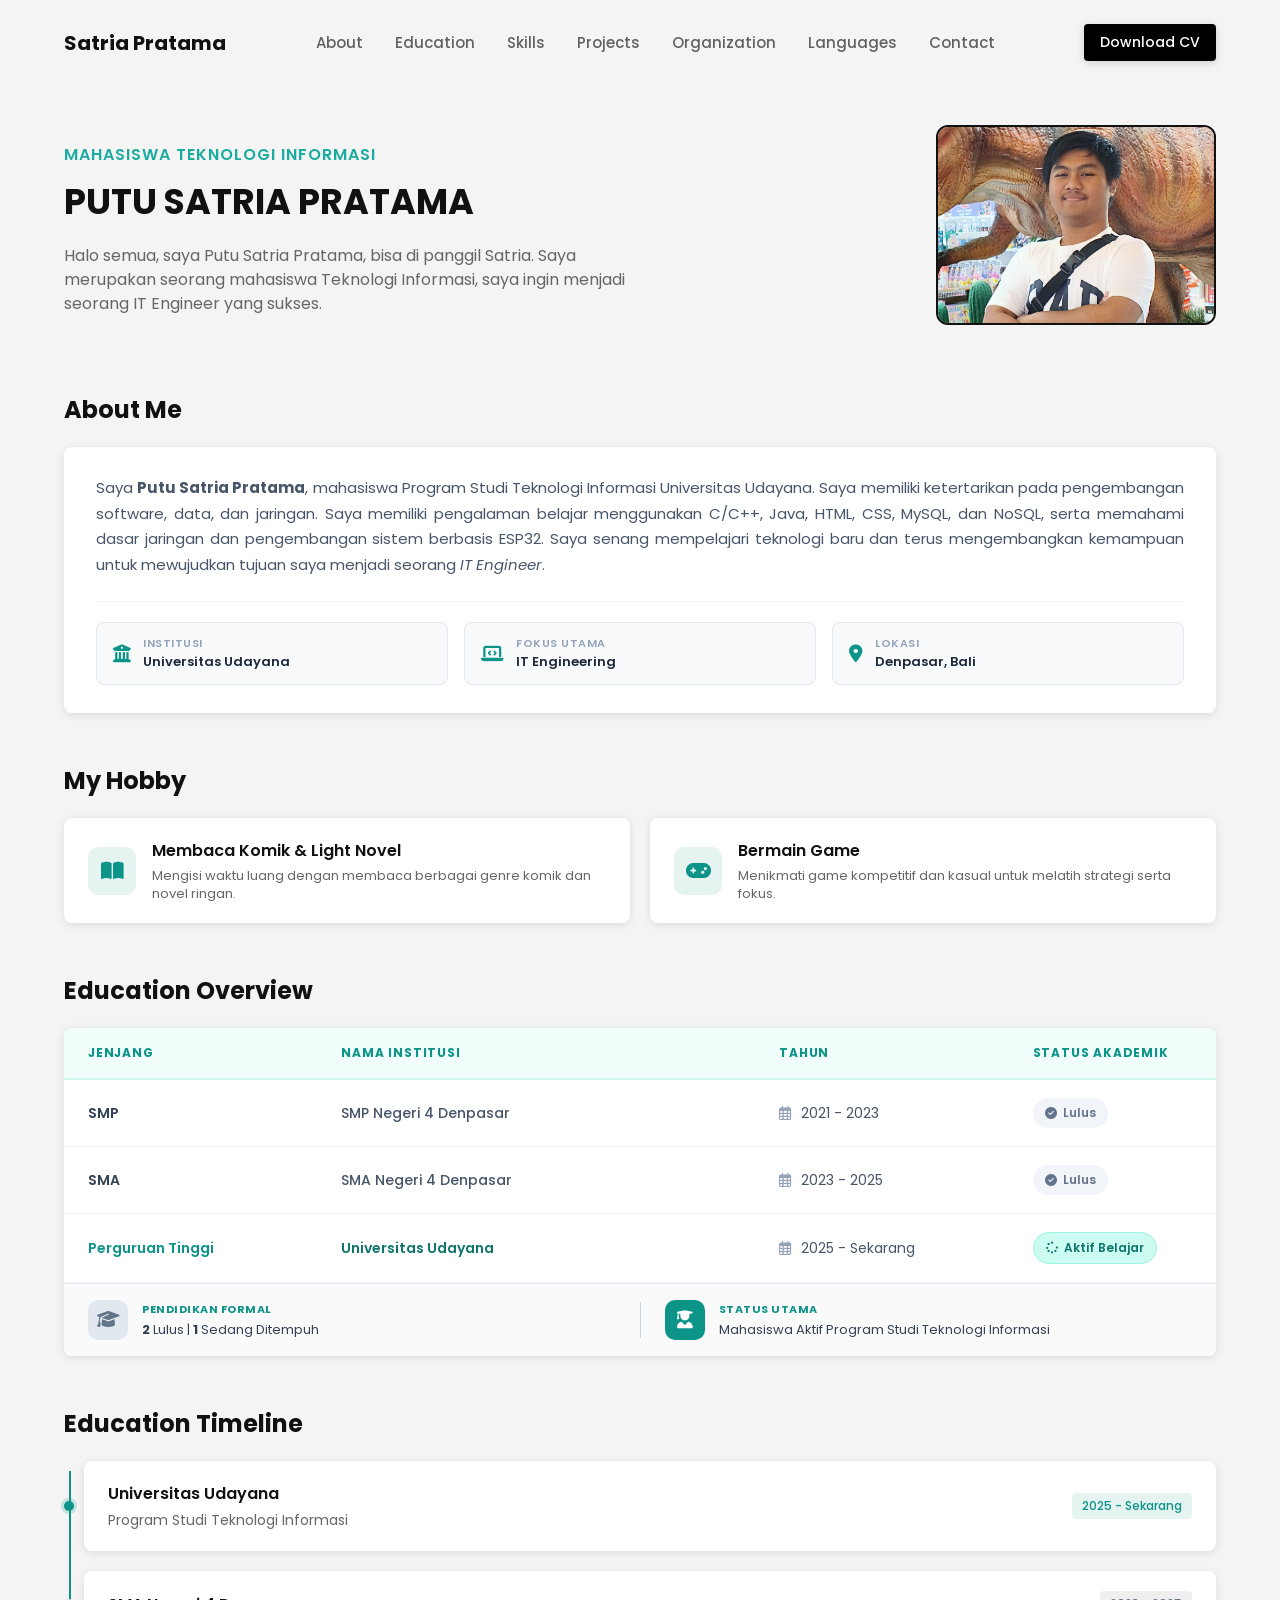
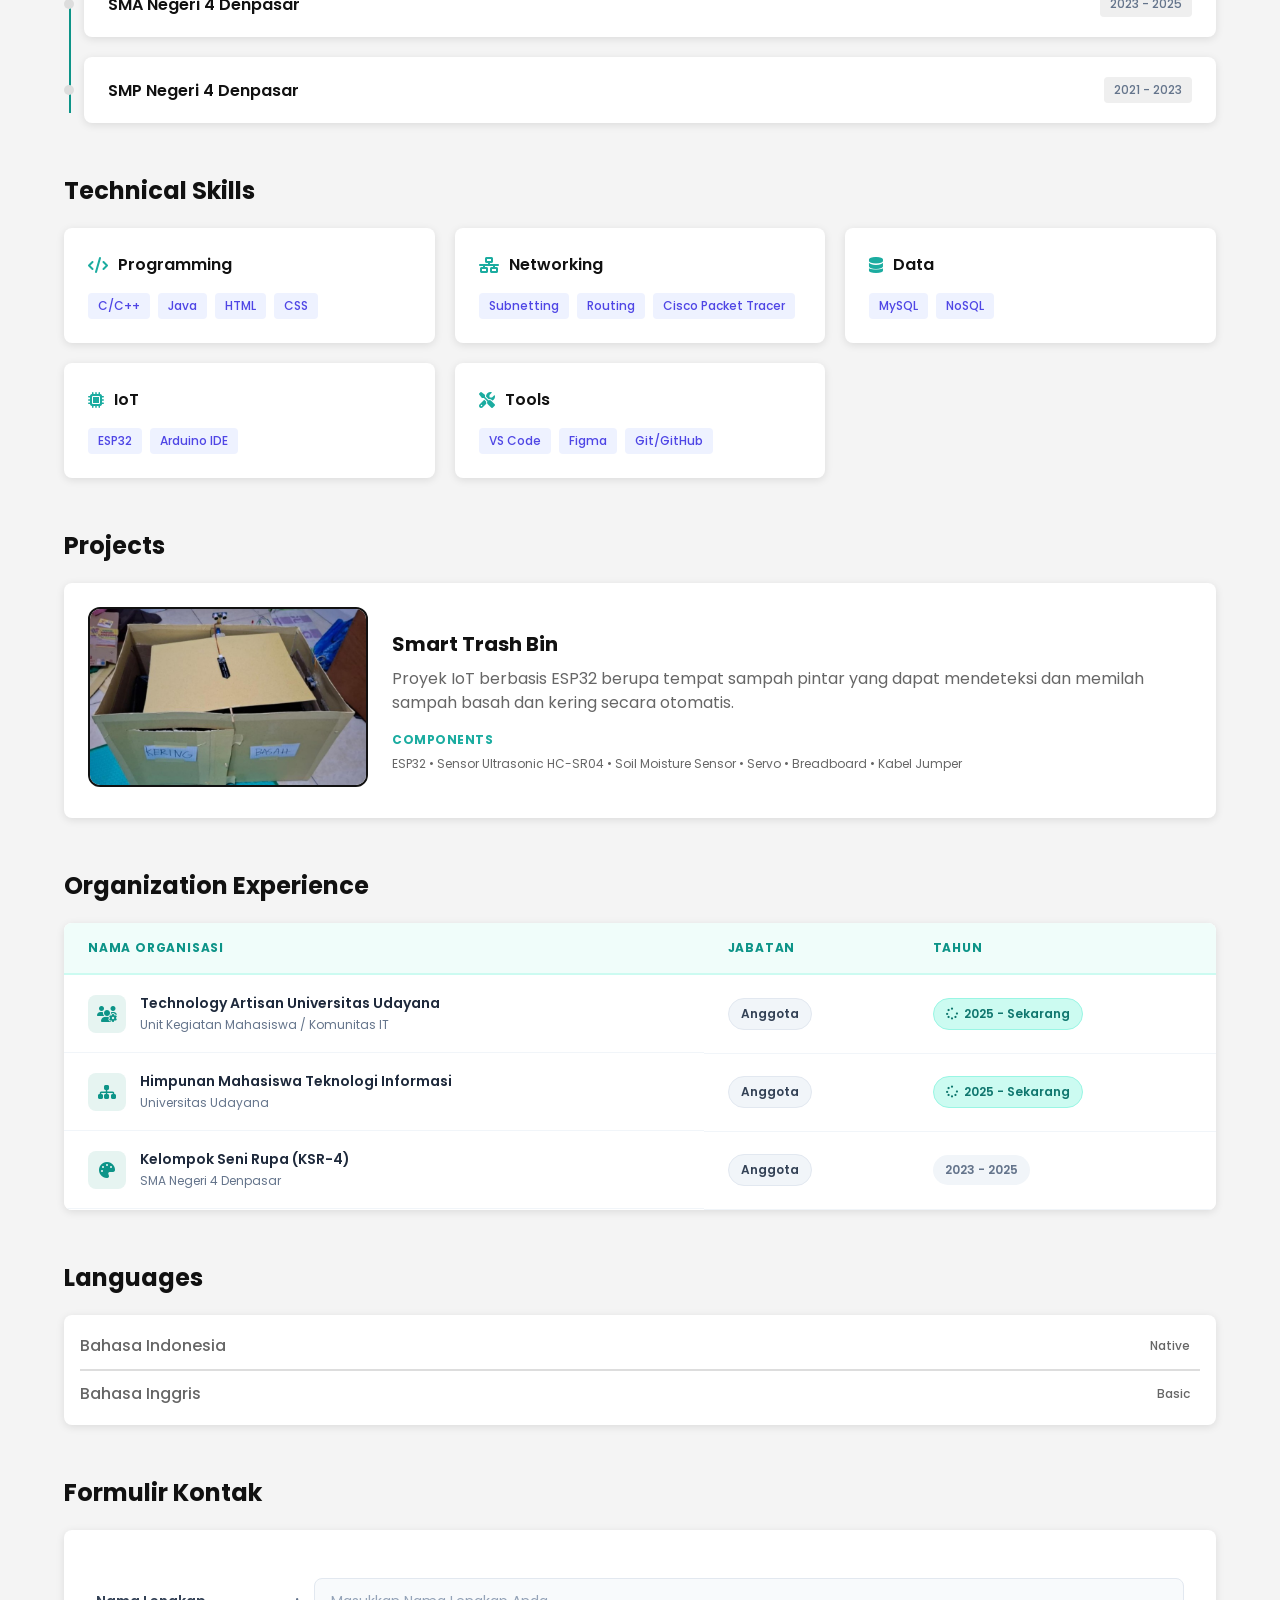
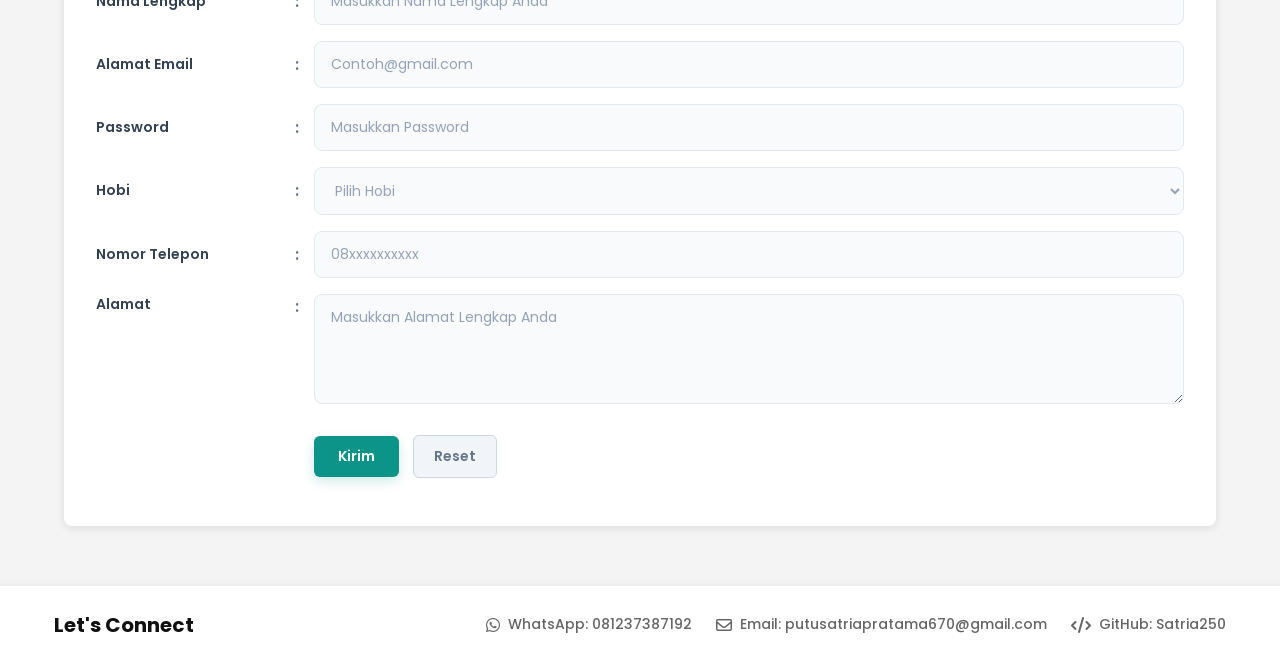
<file: Tugas-3-CV-Update-CSS/index.html>
<!doctype html>
<html lang="en">
  <head>
    <meta charset="UTF-8" />
    <meta name="viewport" content="width=device-width, initial-scale=1.0" />
    <title>CV Putu Satria Pratama</title>
    <link
      href="https://fonts.googleapis.com/css2?family=Poppins:wght@400;500;600;700&display=swap"
      rel="stylesheet"
    />
    <link rel="stylesheet" href="style.css" />
    <link
      rel="stylesheet"
      href="https://cdnjs.cloudflare.com/ajax/libs/font-awesome/6.5.1/css/all.min.css"
    />
  </head>

  <body>
    <!-- KERANGKA UTAMA LAYOUT -->
    <div class="app_container">

      <!-- HEADER SECTION -->
      <header class="navbar">
        <div class="logo">Satria Pratama</div>
        <nav class="nav_links">
          <a href="#about">About</a>
          <a href="#education">Education</a>
          <a href="#skills">Skills</a>
          <a href="#projects">Projects</a>
          <a href="#organization">Organization</a>
          <a href="#languages">Languages</a>
          <a href="#contact">Contact</a>
        </nav>
        <button class="btn_download">Download CV</button>
      </header>

      <!-- MAIN CONTENT SECTION -->
      <main class="main_content">

        <!-- HERO SECTION -->
        <section class="hero">
          <div class="hero_text">
            <span class="subtitle">MAHASISWA TEKNOLOGI INFORMASI</span>
            <h1>PUTU SATRIA PRATAMA</h1>
            <p>
              Halo semua, saya Putu Satria Pratama, bisa di panggil Satria. Saya
              merupakan seorang mahasiswa Teknologi Informasi, saya ingin
              menjadi seorang IT Engineer yang sukses.
            </p>
          </div>
          <div class="hero_image">
            <img src="Foto Diri.jpeg" alt="Foto Diri" />
          </div>
        </section>

        <!-- ABOUT SECTION -->
        <section id="about" class="section">
          <h2 class="section_title">About Me</h2>
          <div class="card about_card">
            <p class="about_bio">
              Saya <b>Putu Satria Pratama</b>, mahasiswa Program Studi Teknologi
              Informasi Universitas Udayana. Saya memiliki ketertarikan pada
              pengembangan software, data, dan jaringan. Saya memiliki
              pengalaman belajar menggunakan C/C++, Java, HTML, CSS, MySQL, dan
              NoSQL, serta memahami dasar jaringan dan pengembangan sistem
              berbasis ESP32. Saya senang mempelajari teknologi baru dan terus
              mengembangkan kemampuan untuk mewujudkan tujuan saya menjadi
              seorang <i>IT Engineer</i>.
            </p>
            <!-- Highlight Info -->
            <div class="about_highlights">
              <div class="highlight_item">
                <i class="fa-solid fa-building-columns"></i>
                <div>
                  <span class="hl_label">Institusi</span>
                  <span class="hl_val">Universitas Udayana</span>
                </div>
              </div>
              <div class="highlight_item">
                <i class="fa-solid fa-laptop-code"></i>
                <div>
                  <span class="hl_label">Fokus Utama</span>
                  <span class="hl_val">IT Engineering</span>
                </div>
              </div>
              <div class="highlight_item">
                <i class="fa-solid fa-location-dot"></i>
                <div>
                  <span class="hl_label">Lokasi</span>
                  <span class="hl_val">Denpasar, Bali</span>
                </div>
              </div>
            </div>
          </div>
        </section>

        <!-- MY HOBBY SECTION -->
        <section class="section">
          <h2 class="section_title">My Hobby</h2>

          <ul class="hobby_list">
            <li class="card hobby_item">
              <div class="hobby_icon">
                <i class="fa-solid fa-book-open"></i>
              </div>
              <div class="hobby_info">
                <h3>Membaca Komik & Light Novel</h3>
                <p>
                  Mengisi waktu luang dengan membaca berbagai genre komik dan
                  novel ringan.
                </p>
              </div>
            </li>

            <li class="card hobby_item">
              <div class="hobby_icon">
                <i class="fa-solid fa-gamepad"></i>
              </div>
              <div class="hobby_info">
                <h3>Bermain Game</h3>
                <p>
                  Menikmati game kompetitif dan kasual untuk melatih strategi
                  serta fokus.
                </p>
              </div>
            </li>
          </ul>
        </section>

        <!-- EDUCATION OVERVIEW -->
        <section id="education" class="section">
          <h2 class="section_title">Education Overview</h2>

          <div class="card table_card">
            <table class="custom_table">
              <caption style="display: none">
                Ringkasan Status Pendidikan
              </caption>
              <colgroup>
                <col class="col_level" />
                <col class="col_institution" />
                <col class="col_year" />
                <col class="col_status" />
              </colgroup>

              <thead>
                <tr>
                  <th>Jenjang</th>
                  <th>Nama Institusi</th>
                  <th>Tahun</th>
                  <th>Status Akademik</th>
                </tr>
              </thead>

              <tbody>
                <tr>
                  <td><strong class="level_tag">SMP</strong></td>
                  <td class="inst_name">SMP Negeri 4 Denpasar</td>
                  <td>
                    <i class="fa-regular fa-calendar-days icon_date"></i> 2021 -
                    2023
                  </td>
                  <td>
                    <span class="badge badge_passed"
                      ><i class="fa-solid fa-circle-check"></i> Lulus</span
                    >
                  </td>
                </tr>
                <tr>
                  <td><strong class="level_tag">SMA</strong></td>
                  <td class="inst_name">SMA Negeri 4 Denpasar</td>
                  <td>
                    <i class="fa-regular fa-calendar-days icon_date"></i> 2023 -
                    2025
                  </td>
                  <td>
                    <span class="badge badge_passed"
                      ><i class="fa-solid fa-circle-check"></i> Lulus</span
                    >
                  </td>
                </tr>
                <tr>
                  <td>
                    <strong class="level_tag active">Perguruan Tinggi</strong>
                  </td>
                  <td class="inst_name highlight">Universitas Udayana</td>
                  <td>
                    <i class="fa-regular fa-calendar-days icon_date"></i> 2025 -
                    Sekarang
                  </td>
                  <td>
                    <span class="badge badge_active"
                      ><i class="fa-solid fa-spinner fa-spin-pulse"></i> Aktif
                      Belajar</span
                    >
                  </td>
                </tr>
              </tbody>
            </table>

            <!-- RINGKASAN STATUS -->
            <div class="summary_box">
              <div class="summary_item">
                <div class="summary_icon">
                  <i class="fa-solid fa-graduation-cap"></i>
                </div>
                <div class="summary_text">
                  <span class="summary_title">Pendidikan Formal</span>
                  <p><b>2</b> Lulus | <b>1</b> Sedang Ditempuh</p>
                </div>
              </div>
              <div class="summary_divider"></div>
              <div class="summary_item">
                <div class="summary_icon active">
                  <i class="fa-solid fa-user-graduate"></i>
                </div>
                <div class="summary_text">
                  <span class="summary_title">Status Utama</span>
                  <p>Mahasiswa Aktif Program Studi Teknologi Informasi</p>
                </div>
              </div>
            </div>
          </div>
        </section>

        <!-- EDUCATION TIMELINE SECTION -->
        <section class="section">
          <h2 class="section_title">Education Timeline</h2>

          <div class="timeline">
            <div class="timeline_item">
              <div class="timeline_dot active"></div>
              <div class="card education_card">
                <div class="education_info">
                  <h3>Universitas Udayana</h3>
                  <p>Program Studi Teknologi Informasi</p>
                </div>
                <span class="education_date active">2025 - Sekarang</span>
              </div>
            </div>

            <div class="timeline_item">
              <div class="timeline_dot"></div>
              <div class="card education_card">
                <div class="education_info">
                  <h3>SMA Negeri 4 Denpasar</h3>
                </div>
                <span class="education_date">2023 - 2025</span>
              </div>
            </div>

            <div class="timeline_item">
              <div class="timeline_dot"></div>
              <div class="card education_card">
                <div class="education_info">
                  <h3>SMP Negeri 4 Denpasar</h3>
                </div>
                <span class="education_date">2021 - 2023</span>
              </div>
            </div>
          </div>
        </section>

        <!-- SKILLS SECTION -->
        <section id="skills" class="section">
          <h2 class="section_title">Technical Skills</h2>

          <div class="skills_grid">
            <div class="card skill_card">
              <div class="skill_header">
                <i class="fa-solid fa-code"></i>
                <h3>Programming</h3>
              </div>
              <div class="skill_tags">
                <span class="tag">C/C++</span>
                <span class="tag">Java</span>
                <span class="tag">HTML</span>
                <span class="tag">CSS</span>
              </div>
            </div>

            <div class="card skill_card">
              <div class="skill_header">
                <i class="fa-solid fa-network-wired"></i>
                <h3>Networking</h3>
              </div>
              <div class="skill_tags">
                <span class="tag">Subnetting</span>
                <span class="tag">Routing</span>
                <span class="tag">Cisco Packet Tracer</span>
              </div>
            </div>

            <div class="card skill_card">
              <div class="skill_header">
                <i class="fa-solid fa-database"></i>
                <h3>Data</h3>
              </div>
              <div class="skill_tags">
                <span class="tag">MySQL</span>
                <span class="tag">NoSQL</span>
              </div>
            </div>

            <div class="card skill_card">
              <div class="skill_header">
                <i class="fa-solid fa-microchip"></i>
                <h3>IoT</h3>
              </div>
              <div class="skill_tags">
                <span class="tag">ESP32</span>
                <span class="tag">Arduino IDE</span>
              </div>
            </div>

            <div class="card skill_card">
              <div class="skill_header">
                <i class="fa-solid fa-screwdriver-wrench"></i>
                <h3>Tools</h3>
              </div>
              <div class="skill_tags">
                <span class="tag">VS Code</span>
                <span class="tag">Figma</span>
                <span class="tag">Git/GitHub</span>
              </div>
            </div>
          </div>
        </section>

        <!-- PROJECTS SECTION -->
        <section id="projects" class="section">
          <h2 class="section_title">Projects</h2>

          <div class="card project_card">
            <div class="project_image">
              <img src="Foto Project.jpeg" alt="Foto Project" />
            </div>

            <div class="project_details">
              <h3>Smart Trash Bin</h3>
              <p class="project_desc">
                Proyek IoT berbasis ESP32 berupa tempat sampah pintar yang dapat
                mendeteksi dan memilah sampah basah dan kering secara otomatis.
              </p>

              <div class="project_components">
                <span class="component_label">COMPONENTS</span>
                <div class="component_tags">
                  <span>ESP32 •</span>
                  <span>Sensor Ultrasonic HC-SR04 •</span>
                  <span>Soil Moisture Sensor •</span>
                  <span>Servo •</span>
                  <span>Breadboard •</span>
                  <span>Kabel Jumper</span>
                </div>
              </div>
            </div>
          </div>
        </section>

        <!-- ORGANIZATION SECTION -->
        <section id="organization" class="section">
          <h2 class="section_title">Organization Experience</h2>

          <div class="card table_card">
            <table class="org_table">
              <thead>
                <tr>
                  <th>Nama Organisasi</th>
                  <th>Jabatan</th>
                  <th>Tahun</th>
                </tr>
              </thead>
              <tbody>
                <tr>
                  <td class="org_name">
                    <i class="fa-solid fa-users-gear org_icon"></i>
                    <div>
                      <strong>Technology Artisan Universitas Udayana</strong>
                      <span class="org_sub"
                        >Unit Kegiatan Mahasiswa / Komunitas IT</span
                      >
                    </div>
                  </td>
                  <td><span class="badge badge_role">Anggota</span></td>
                  <td>
                    <span class="badge badge_active"
                      ><i class="fa-solid fa-spinner fa-spin-pulse"></i> 2025 -
                      Sekarang</span
                    >
                  </td>
                </tr>
                <tr>
                  <td class="org_name">
                    <i class="fa-solid fa-sitemap org_icon"></i>
                    <div>
                      <strong>Himpunan Mahasiswa Teknologi Informasi</strong>
                      <span class="org_sub">Universitas Udayana</span>
                    </div>
                  </td>
                  <td><span class="badge badge_role">Anggota</span></td>
                  <td>
                    <span class="badge badge_active"
                      ><i class="fa-solid fa-spinner fa-spin-pulse"></i> 2025 -
                      Sekarang</span
                    >
                  </td>
                </tr>
                <tr>
                  <td class="org_name">
                    <i class="fa-solid fa-palette org_icon"></i>
                    <div>
                      <strong>Kelompok Seni Rupa (KSR-4)</strong>
                      <span class="org_sub">SMA Negeri 4 Denpasar</span>
                    </div>
                  </td>
                  <td><span class="badge badge_role">Anggota</span></td>
                  <td><span class="badge badge_passed">2023 - 2025</span></td>
                </tr>
              </tbody>
            </table>
          </div>
        </section>

        <!-- LANGUAGES SECTION -->
        <section id="languages" class="section">
          <h2 class="section_title">Languages</h2>

          <div class="card languages_card">
            <div class="languages_item">
              <span>Bahasa Indonesia</span>
              <span class="languages_level">Native</span>
            </div>
            <div class="languages_item">
              <span>Bahasa Inggris</span>
              <span class="languages_level">Basic</span>
            </div>
          </div>
        </section>

        <!-- CONTACT FORM SECTION -->
        <section id="contact_form" class="section_contact_form">
          <h2 class="section_title">Formulir Kontak</h2>

          <div class="card form_card">
            <form action="" method="POST" class="contact_form_container">
              <table
                border="0"
                cellpadding="0"
                cellspacing="0"
                class="form_table"
              >
                <tr>
                  <td class="form_label">
                    <label for="contact_name">Nama Lengkap</label>
                  </td>
                  <td class="form_colon">:</td>
                  <td>
                    <input
                      type="text"
                      id="contact_name"
                      name="contact_name"
                      placeholder="Masukkan Nama Lengkap Anda"
                      required
                      class="form_input"
                    />
                  </td>
                </tr>
                <tr>
                  <td class="form_label">
                    <label for="contact_email">Alamat Email</label>
                  </td>
                  <td class="form_colon">:</td>
                  <td>
                    <input
                      type="email"
                      id="contact_email"
                      name="contact_email"
                      placeholder="Contoh@gmail.com"
                      required
                      class="form_input"
                    />
                  </td>
                </tr>
                <tr>
                  <td class="form_label">
                    <label for="contact_password">Password</label>
                  </td>
                  <td class="form_colon">:</td>
                  <td>
                    <input
                      type="password"
                      id="contact_password"
                      name="contact_password"
                      placeholder="Masukkan Password"
                      required
                      class="form_input"
                    />
                  </td>
                </tr>
                <tr>
                  <td class="form_label">
                    <label for="contact_hobby">Hobi</label>
                  </td>
                  <td class="form_colon">:</td>
                  <td>
                    <select
                      id="contact_hobby"
                      name="contact_hobby"
                      class="form_input"
                      required
                    >
                      <option value="" disabled selected hidden>
                        Pilih Hobi
                      </option>
                      <option value="membaca_komik">
                        Membaca Komik & Light Novel
                      </option>
                      <option value="bermain_game">Bermain Game</option>
                      <option value="coding">Coding</option>
                      <option value="olahraga">Olahraga</option>
                      <option value="lainnya">Lainnya</option>
                    </select>
                  </td>
                </tr>
                <tr>
                  <td class="form_label">
                    <label for="contact_phone">Nomor Telepon</label>
                  </td>
                  <td class="form_colon">:</td>
                  <td>
                    <input
                      type="tel"
                      id="contact_phone"
                      name="contact_phone"
                      pattern="[0-9]*"
                      inputmode="numeric"
                      placeholder="08xxxxxxxxxx"
                      required
                      class="form_input"
                    />
                  </td>
                </tr>
                <tr>
                  <td class="form_label" valign="top">
                    <label for="contact_address">Alamat</label>
                  </td>
                  <td class="form_colon" valign="top">:</td>
                  <td>
                    <textarea
                      id="contact_address"
                      name="contact_address"
                      rows="4"
                      placeholder="Masukkan Alamat Lengkap Anda"
                      class="form_input"
                    ></textarea>
                  </td>
                </tr>
                <tr>
                  <td></td>
                  <td></td>
                  <td class="form_buttons_cell">
                    <button type="submit" id="submit_btn" class="submit_btn">
                      Kirim
                    </button>
                    <button type="reset" id="reset_btn" class="reset_btn">
                      Reset
                    </button>
                  </td>
                </tr>
              </table>
            </form>
          </div>
        </section>
      </main>

      <!-- FOOTER CONTACT SECTION -->
      <footer id="contact" class="footer_card">
        <div class="connect_title">
          <h2>Let's Connect</h2>
        </div>

        <div class="contact_links">
          <div class="contact_item">
            <i class="fa-brands fa-whatsapp"></i>
            <span>WhatsApp: 081237387192</span>
          </div>
          <div class="contact_item">
            <i class="fa-regular fa-envelope"></i>
            <span>Email: putusatriapratama670@gmail.com</span>
          </div>
          <div class="contact_item">
            <i class="fa-solid fa-code"></i>
            <span>GitHub: Satria250</span>
          </div>
        </div>
      </footer>
    </div>
  </body>
</html>
</file>
<file: style.css>
* {
  margin: 0;
  padding: 0;
  box-sizing: border-box;
  font-family: 'Poppins', sans-serif;
}

html, body {
  overflow-x: hidden; 
  max-width: 100%;
}

body {
  background-color: #f4f4f4;
  color: #313131;
  padding: 0 5%; 
}

/* --- NAVIGASI STYLE --- */
.navbar {
  display: flex;
  justify-content: space-between;
  align-items: center;
  padding: 24px 0;
}

.logo {
  font-weight: 700;
  font-size: 20px;
}

.nav_links a {
  text-decoration: none;
  color: #616161;
  margin: 0 16px;
  font-weight: 500;
  font-size: 15px;

}

.btn_download {
  background-color: #000;
  color: #fff;
  padding: 8px 16px;
  text-decoration: none;
  font-size: 14px;
  border-radius: 4px;
  font-weight: 500;
}

/* --- HERO SECTION STYLE --- */
.hero {
  display: flex;
  justify-content: space-between;
  align-items: center;
  margin-top: 40px;
  margin-bottom: 60px;
}

.hero_text {
  max-width: 50%;
}

.subtitle {
  color: #1baca0;
  font-size: 16px;
  font-weight: 600;
  letter-spacing: 1px;
}

.hero_text h1 {
  font-size: 35px;
  margin: 8px 0 16px 0;
  color: #111;
}

.hero_text p {
  color: #666;
  line-height: 1.5;
  font-size: 16px;
}

.hero_image img {
  width: 280px;
  height: 200px;
  object-fit: cover;
  border-radius: 12px;
  object-position: center 15%;
  border: 2px solid;
  border-color: #111;
}

/* --- SECTION & CARD STYLE --- */
.section {
  margin-bottom: 50px;
}

.section_title {
  font-size: 24px;
  font-weight: 700;
  color: #111;
  margin-bottom: 20px;
}

.card {
  background-color: #fff;
  border-radius: 8px;
  box-shadow: 0 2px 8px rgba(0, 0, 0, 0.1);
}

/* --- ABOUT SECTION STYLE --- */
.about_card {
  padding: 20px 30px 20px 30px;
}

.about_card p {
  color: #666;
  line-height: 1.5;
  font-size: 16px;
  text-align: justify;
}

/* --- TABLE EDUCATION OVERVIEW STYLE --- */
.table_card {
  padding: 24px;
  overflow-x: auto;
}

.custom_table {
  width: 100%;
  border-collapse: collapse;
  font-size: 14px;
}

.col_level { width: 20%; }
.col_institution { width: 40%; }
.col_year { width: 20%; }
.col_status { width: 20%; }

.custom_table th {
  padding: 12px 16px;
  color: #0d9488;
  font-weight: 600;
  font-size: 14px;
  text-transform: uppercase;
  letter-spacing: 0.5px;
  text-align: left; 
  border-bottom: 2px solid #cbd5e1; 
}

.custom_table td {
  padding: 14px 16px;
  color: #333;
  vertical-align: middle;
  text-align: left; 
  border-bottom: 1px solid #e2e8f0; 
}

.custom_table tbody tr:hover {
  background-color: #f8fafc;
}

.custom_table td strong {
  color: #111;
  font-weight: 600;
}

.custom_table tfoot {
  background-color: #fafafa;
}

.custom_table tfoot td {
  padding: 12px 16px;
  font-size: 14px;
  color: #64748b;
}

.foot_label {
  font-weight: 600;
  color: #0d9488 !important;
  background-color: #f0fdf4;
}

/* --- EDUCATION TIMELINE SECTION STYLE --- */
.timeline {
  position: relative;
  padding-left: 20px;
}

.timeline::before {
  content: '';
  position: absolute;
  left: 5px;
  top: 10px;
  bottom: 10px;
  width: 2px;
  background-color: #0d9488; 
}

.timeline_item {
  position: relative;
  margin-bottom: 20px;
}

.timeline_item:last-child {
  margin-bottom: 0;
}

.timeline_dot {
  position: absolute;
  left:-20px;
  top: 50%;
  transform: translateY(-50%);
  width: 10px;
  height: 10px;
  border-radius: 50%;
  background-color: #ddd; 
  z-index: 1;
}

.timeline_dot.active {
  background-color: #0d9488;
  box-shadow: 0 0 0 3px rgba(13, 148, 136, 0.2);
}

.education_card {
  display: flex;
  justify-content: space-between;
  align-items: center;
  padding: 20px 24px;
}

.education_info h3 {
  font-size: 16px;
  font-weight: 600;
  color: #111;
}

.education_info p {
  font-size: 14px;
  color: #666;
  margin-top: 4px;
}

.education_date {
  font-size: 12px;
  font-weight: 500;
  padding: 4px 10px;
  border-radius: 4px;
  background-color: #efefef;
  color: #64748b;
}

.education_date.active {
  background-color: #e6f4f1;
  color: #0d9488;
}

/* --- SKILLS SECTION STYLE --- */
.skills_grid {
  display: grid;
  grid-template-columns: repeat(3, 1fr); 
  gap: 20px;
}

.skill_card {
  padding: 24px;
}

.skill_header {
  display: flex;
  align-items: center;
  gap: 10px;
  margin-bottom: 16px;
}

.skill_header i {
  font-size: 16px;
  color: #1baca0; 
}

.skill_header h3 {
  font-size: 16px;
  font-weight: 600;
  color: #111;
}

.skill_tags {
  display: flex;
  flex-wrap: wrap;
  gap: 8px;
}

.tag {
  background-color: #eef2ff; 
  color: #4f46e5;
  font-size: 12px;
  font-weight: 500;
  padding: 4px 10px;
  border-radius: 4px;
}

/* --- PROJECTS SECTION STYLE --- */
.project_card {
  display: flex;
  padding: 24px;
  gap: 24px;
  align-items: center;
}

.project_image img {
  width: 280px;
  height: 180px;
  object-fit: cover;
  border-radius: 12px;
  object-position: center 15%;
  border: 2px solid;
  border-color: #111;
}

.project_details {
  flex: 1;
}

.project_details h3 {
  font-size: 20px;
  font-weight: 700;
  color: #111;
  margin-bottom: 8px;
}

.project_desc {
  font-size: 16px;
  color: #666;
  line-height: 1.5;
  margin-bottom: 16px;
}

.component_label {
  display: block;
  font-size: 12px;
  font-weight: 700;
  color: #1baca0;
  letter-spacing: 0.5px;
  margin-bottom: 6px;
}

.component_tags {
  font-size: 12px;
  color: #666;
  line-height: 1.5;
}

.component_tags span {
  font-weight: 500;
}

/* --- ORGANIZATION & LANGUAGES STYLE --- */
.two_column_section {
  display: grid;
  grid-template-columns: 1fr 1fr; 
  gap: 30px;
}

.list_container {
  display: flex;
  flex-direction: column;
  gap: 16px;
  padding-top: 8px;
}

.list_item {
  display: flex;
  align-items: center;
  gap: 12px;
}

.bullet_dot {
  width: 8px;
  height: 8px;
  border-radius: 50%;
  background-color: #ddd;
  flex-shrink: 0;
}

.list_item p {
  font-size: 16px;
  color: #666;
  font-weight: 500;
}

.languages_card {
  padding: 8px 16px;
}

.languages_item {
  display: flex;
  justify-content: space-between;
  align-items: center;
  padding: 10px 0;
}

.languages_item:first-child {
  border-bottom: 2px solid #ddd;
}

.languages_item span:first-child {
  font-size: 16px;
  font-weight: 500;
  color: #666;
}

.languages_level {
  font-size: 12px;
  font-weight: 500;
  padding: 4px 10px;
  color: #666;
}

/* --- FOOTER STYLE --- */
.footer_card {
  background-color: #ffffff;
  box-shadow: 0 -2px 8px rgba(0, 0, 0, 0.04);
  width: 100vw;
  position: relative;
  left: 50%;
  right: 50%;
  margin-left: -50vw;
  margin-right: -50vw;
  padding: 24px 10%; 
  display: flex;
  justify-content: space-between;
  align-items: center;
}

.connect_title h2 {
  font-size: 20px;
  font-weight: 700;
  color: #111;
}

.contact_links {
  display: flex;
  align-items: center;
  gap: 24px;
}

.contact_item {
  display: flex;
  align-items: center;
  gap: 8px;
  color: #666;
  font-size: 14px;
  font-weight: 500;
}

.contact_item i {
  font-size: 16px;
  color: #666;
}
</file>
<file: Tugas-3-CV-Update-CSS/style.css>
* {
  margin: 0;
  padding: 0;
  box-sizing: border-box;
  font-family: 'Poppins', sans-serif;
}

html, body {
  overflow-x: hidden; 
  max-width: 100%;
  background-color: #f4f4f4;
  color: #313131;
  margin: 0;
  padding: 0;
  min-height: 100vh;
}

.app_container {
  display: grid;
  grid-template-columns: 1fr;
  grid-template-rows: auto 1fr auto;
  grid-template-areas: 
    "header"
    "content"
    "footer";
  min-height: 100vh;
  padding: 0 5%;
}

/* --- HEADER --- */
.navbar {
  grid-area: header;
  display: flex;
  justify-content: space-between;
  align-items: center;
  padding: 24px 0;
}

.logo {
  font-weight: 700;
  font-size: 20px;
  color: #111;
}

.nav_links {
  display: flex;
  align-items: center;
}

.nav_links a {
  text-decoration: none;
  color: #616161;
  margin: 0 16px;
  font-weight: 500;
  font-size: 15px;
  transition: color 0.2s ease;
}

.nav_links a:hover {
  color: #0d9488;
}

.btn_download {
  background-color: #000;
  color: #fff;
  padding: 8px 16px;
  text-decoration: none;
  font-size: 14px;
  border-radius: 4px;
  font-weight: 500;
  border: none;
  cursor: pointer;
  transition: all 0.3s cubic-bezier(0.4, 0, 0.2, 1);
  box-shadow: 0 2px 8px rgba(0, 0, 0, 0.15);
}

.btn_download:hover {
  background-color: #0d9488; 
  transform: translateY(-3px); 
  box-shadow: 0 6px 16px rgba(13, 148, 136, 0.35);
}

/* --- MAIN CONTENT --- */
.main_content {
  grid-area: content;
  padding-bottom: 0;
}

.section {
  margin-bottom: 50px;
}

.section_title {
  font-size: 24px;
  font-weight: 700;
  color: #111;
  margin-bottom: 20px;
}

.card {
  background-color: #fff;
  border-radius: 8px;
  box-shadow: 0 2px 8px rgba(0, 0, 0, 0.1);
}

/* --- HERO SECTION --- */
.hero {
  display: flex;
  justify-content: space-between;
  align-items: center;
  margin-top: 40px;
  margin-bottom: 60px;
}

.hero_text {
  max-width: 50%;
}

.subtitle {
  color: #1baca0;
  font-size: 16px;
  font-weight: 600;
  letter-spacing: 1px;
}

.hero_text h1 {
  font-size: 35px;
  margin: 8px 0 16px 0;
  color: #111;
}

.hero_text p {
  color: #666;
  line-height: 1.5;
  font-size: 16px;
}

.hero_image img {
  width: 280px;
  height: 200px;
  object-fit: cover;
  border-radius: 12px;
  object-position: center 15%;
  border: 2px solid #111;
}

/* --- ABOUT SECTION --- */
.about_card {
  padding: 28px 32px;
}

.about_bio {
  color: #475569;
  line-height: 1.7;
  font-size: 15px;
  text-align: justify;
  margin: 0 0 24px 0;
}

.about_highlights {
  display: flex;
  gap: 16px;
  padding-top: 20px;
  border-top: 1px solid #f1f5f9;
}

.highlight_item {
  flex: 1;
  display: flex;
  align-items: center;
  gap: 12px;
  background-color: #f8fafc;
  padding: 12px 16px;
  border-radius: 8px;
  border: 1px solid #e2e8f0;
}

.highlight_item i {
  font-size: 18px;
  color: #0d9488;
}

.hl_label {
  display: block;
  font-size: 11px;
  color: #94a3b8;
  font-weight: 600;
  text-transform: uppercase;
  letter-spacing: 0.5px;
}

.hl_val {
  display: block;
  font-size: 13px;
  color: #1e293b;
  font-weight: 600;
}

/* --- HOBBY SECTION --- */
.hobby_list {
  display: flex;
  gap: 20px;
  list-style: none; 
  padding-left: 0; 
  margin: 0;
}

.hobby_item {
  flex: 1; 
  display: flex;
  align-items: center;
  gap: 16px;
  padding: 20px 24px;
  transition: transform 0.2s ease, box-shadow 0.2s ease;
}

.hobby_item:hover {
  transform: translateY(-2px);
  box-shadow: 0 4px 12px rgba(0, 0, 0, 0.08);
}

.hobby_icon {
  width: 48px;
  height: 48px;
  border-radius: 10px;
  background-color: #e6f4f1;
  color: #0d9488;
  display: flex;
  align-items: center;
  justify-content: center;
  font-size: 20px;
  flex-shrink: 0;
}

.hobby_info h3 {
  font-size: 16px;
  font-weight: 600;
  color: #111;
  margin: 0 0 4px 0;
}

.hobby_info p {
  font-size: 13px;
  color: #666;
  margin: 0;
  line-height: 1.4;
}

/* --- EDUCATION OVERVIEW --- */
.table_card {
  padding: 0;
  overflow: hidden;
}

.custom_table {
  width: 100%;
  border-collapse: collapse;
  font-size: 14px;
}

.col_level { width: 22%; }
.col_institution { width: 38%; }
.col_year { width: 22%; }
.col_status { width: 18%; }

.custom_table th {
  padding: 16px 24px;
  color: #0d9488;
  background-color: #f0fdfa;
  font-weight: 700;
  font-size: 12px;
  text-transform: uppercase;
  letter-spacing: 0.8px;
  text-align: left; 
  border-bottom: 2px solid #ccfbf1; 
}

.custom_table td {
  padding: 18px 24px;
  color: #475569;
  vertical-align: middle;
  text-align: left; 
  border-bottom: 1px solid #f1f5f9; 
  transition: background-color 0.2s ease;
}

.custom_table tbody tr:hover td {
  background-color: #f8fafc;
}

.inst_name {
  font-weight: 500;
  color: #1e293b;
}

.inst_name.highlight {
  font-weight: 600;
  color: #0f766e;
}

.level_tag {
  color: #334155;
  font-weight: 600;
}

.level_tag.active {
  color: #0d9488;
}

.icon_date {
  color: #94a3b8;
  margin-right: 6px;
}

.badge {
  display: inline-flex;
  align-items: center;
  gap: 6px;
  font-size: 12px;
  font-weight: 600;
  padding: 6px 12px;
  border-radius: 20px;
}

.badge_passed {
  background-color: #f1f5f9;
  color: #64748b;
}

.badge_active {
  background-color: #ccfbf1;
  color: #0f766e;
  border: 1px solid #99f6e4;
}

.summary_box {
  display: flex;
  align-items: center;
  background-color: #fafafa;
  border-top: 1px solid #e2e8f0;
  padding: 16px 24px;
  gap: 24px;
}

.summary_item {
  display: flex;
  align-items: center;
  gap: 14px;
  flex: 1;
}

.summary_icon {
  width: 40px;
  height: 40px;
  border-radius: 10px;
  background-color: #e2e8f0;
  color: #64748b;
  display: flex;
  align-items: center;
  justify-content: center;
  font-size: 18px;
  flex-shrink: 0;
}

.summary_icon.active {
  background-color: #0d9488;
  color: #ffffff;
}

.summary_text {
  display: flex;
  flex-direction: column;
}

.summary_title {
  font-size: 11px;
  font-weight: 700;
  text-transform: uppercase;
  color: #0d9488;
  letter-spacing: 0.5px;
}

.summary_text p {
  font-size: 13px;
  color: #334155;
  margin: 2px 0 0 0;
}

.summary_divider {
  width: 1px;
  height: 36px;
  background-color: #cbd5e1;
}

/* --- EDUCATION TIMELINE SECTION  --- */
.timeline {
  position: relative;
  padding-left: 20px;
}

.timeline::before {
  content: '';
  position: absolute;
  left: 5px;
  top: 10px;
  bottom: 10px;
  width: 2px;
  background-color: #0d9488; 
}

.timeline_item {
  position: relative;
  margin-bottom: 20px;
}

.timeline_item:last-child {
  margin-bottom: 0;
}

.timeline_dot {
  position: absolute;
  left: -20px;
  top: 50%;
  transform: translateY(-50%);
  width: 10px;
  height: 10px;
  border-radius: 50%;
  background-color: #ddd; 
  z-index: 1;
}

.timeline_dot.active {
  background-color: #0d9488;
  box-shadow: 0 0 0 3px rgba(13, 148, 136, 0.2);
}

.education_card {
  display: flex;
  justify-content: space-between;
  align-items: center;
  padding: 20px 24px;
  transition: transform 0.3s cubic-bezier(0.4, 0, 0.2, 1), box-shadow 0.3s ease;
  cursor: pointer;
}

.education_card:hover {
  transform: scale(1.02);
  box-shadow: 0 8px 20px rgba(0, 0, 0, 0.12);
}

.education_info h3 {
  font-size: 16px;
  font-weight: 600;
  color: #111;
}

.education_info p {
  font-size: 14px;
  color: #666;
  margin-top: 4px;
}

.education_date {
  font-size: 12px;
  font-weight: 500;
  padding: 4px 10px;
  border-radius: 4px;
  background-color: #efefef;
  color: #64748b;
}

.education_date.active {
  background-color: #e6f4f1;
  color: #0d9488;
}

/* --- SKILLS SECTION --- */
.skills_grid {
  display: grid;
  grid-template-columns: repeat(3, 1fr); 
  gap: 20px;
}

.skill_card {
  padding: 24px;
  transition: transform 0.3s cubic-bezier(0.4, 0, 0.2, 1), box-shadow 0.3s ease;
  cursor: pointer;
}

.skill_card:hover {
  transform: translateY(-6px); 
  box-shadow: 0 10px 20px rgba(0, 0, 0, 0.12); 
}

.skill_header {
  display: flex;
  align-items: center;
  gap: 10px;
  margin-bottom: 16px;
}

.skill_header i {
  font-size: 16px;
  color: #1baca0; 
}

.skill_header h3 {
  font-size: 16px;
  font-weight: 600;
  color: #111;
}

.skill_tags {
  display: flex;
  flex-wrap: wrap;
  gap: 8px;
}

.tag {
  background-color: #eef2ff; 
  color: #4f46e5;
  font-size: 12px;
  font-weight: 500;
  padding: 4px 10px;
  border-radius: 4px;
}

/* --- PROJECTS SECTION --- */
.project_card {
  display: flex;
  padding: 24px;
  gap: 24px;
  align-items: center;
}

.project_image img {
  width: 280px;
  height: 180px;
  object-fit: cover;
  border-radius: 12px;
  border: 2px solid #111;
}

.project_details {
  flex: 1;
}

.project_details h3 {
  font-size: 20px;
  font-weight: 700;
  color: #111;
  margin-bottom: 8px;
}

.project_desc {
  font-size: 16px;
  color: #666;
  line-height: 1.5;
  margin-bottom: 16px;
}

.component_label {
  display: block;
  font-size: 12px;
  font-weight: 700;
  color: #1baca0;
  letter-spacing: 0.5px;
  margin-bottom: 6px;
}

.component_tags {
  font-size: 12px;
  color: #666;
}

/* --- ORGANIZATION SECTION --- */
.org_table {
  width: 100%;
  border-collapse: collapse;
  font-size: 14px;
  background-color: #fff;
}

.org_table th {
  padding: 16px 24px;
  color: #0d9488;
  background-color: #f0fdfa;
  font-weight: 700;
  font-size: 12px;
  text-transform: uppercase;
  letter-spacing: 0.8px;
  text-align: left;
  border-bottom: 2px solid #ccfbf1;
}

.org_table td {
  padding: 18px 24px;
  color: #475569;
  vertical-align: middle;
  border-bottom: 1px solid #f1f5f9;
  transition: background-color 0.2s ease;
}

.org_table tbody tr:hover td {
  background-color: #f8fafc;
}

.org_name {
  display: flex;
  align-items: center;
  gap: 14px;
}

.org_icon {
  width: 38px;
  height: 38px;
  border-radius: 8px;
  background-color: #e6f4f1;
  color: #0d9488;
  display: flex !important;
  align-items: center !important;
  justify-content: center !important;
  font-size: 16px;
  flex-shrink: 0;
}

.org_name strong {
  display: block;
  font-size: 14px;
  color: #1e293b;
  font-weight: 600;
}

.org_sub {
  display: block;
  font-size: 12px;
  color: #64748b;
  margin-top: 2px;
}

.badge_role {
  background-color: #f1f5f9;
  color: #334155;
  border: 1px solid #e2e8f0;
  font-weight: 600;
}

/* --- LANGUAGES SECTION --- */
.languages_card {
  padding: 8px 16px;
}

.languages_item {
  display: flex;
  justify-content: space-between;
  align-items: center;
  padding: 10px 0;
}

.languages_item:first-child {
  border-bottom: 2px solid #ddd;
}

.languages_item span:first-child {
  font-size: 16px;
  font-weight: 500;
  color: #666;
}

.languages_level {
  font-size: 12px;
  font-weight: 500;
  padding: 4px 10px;
  color: #666;
}

/* --- FORM SECTION --- */
.section_contact_form {
  margin-bottom: 60px;
}

.form_card {
  padding: 32px;
}

.form_table {
  width: 100%;
  border-collapse: separate;
  border-spacing: 0 16px;
}

.form_label {
  width: 18%;
  font-size: 14px;
  font-weight: 600;
  color: #334155;
  white-space: nowrap;
}

.form_colon {
  width: 2%;
  font-weight: 600;
  color: #64748b;
  text-align: center;
  padding-right: 12px;
}

.form_input {
  width: 100%;
  padding: 12px 16px;
  font-size: 14px;
  font-family: 'Poppins', sans-serif;
  color: #1e293b;
  background-color: #f8fafc;
  border: 1.5px solid #e2e8f0;
  border-radius: 8px;
  outline: none;
  transition: all 0.2s ease;
  box-sizing: border-box;
}

.form_input::placeholder {
  color: #94a3b8;
}

.form_input:focus {
  background-color: #ffffff;
  border-color: #0d9488;
  box-shadow: 0 0 0 4px rgba(13, 148, 136, 0.1);
}

textarea.form_input {
  resize: vertical;
  min-height: 90px;
}

.form_buttons_cell {
  padding-top: 8px;
}

.submit_btn {
  background-color: #0d9488;
  color: #ffffff;
  padding: 10px 24px;
  font-size: 14px;
  font-weight: 600;
  font-family: 'Poppins', sans-serif;
  border: none;
  border-radius: 6px;
  cursor: pointer;
  margin-right: 10px;
  transition: all 0.2s ease;
  box-shadow: 0 4px 12px rgba(13, 148, 136, 0.2);
}

.submit_btn:hover {
  background-color: #0f766e;
  transform: translateY(-2px);
  box-shadow: 0 6px 16px rgba(13, 148, 136, 0.3);
}

.reset_btn {
  background-color: #f1f5f9;
  color: #64748b;
  padding: 10px 20px;
  font-size: 14px;
  font-weight: 600;
  font-family: 'Poppins', sans-serif;
  border: 1px solid #cbd5e1;
  border-radius: 6px;
  cursor: pointer;
  transition: all 0.2s ease;
}

.reset_btn:hover {
  background-color: #e2e8f0;
  color: #334155;
}

select.form_input:invalid {
  color: #94a3b8;
}

select.form_input option {
  color: #1e293b;
}

/* --- FOOTER --- */
.footer_card {
  grid-area: footer;
  background-color: #ffffff;
  box-shadow: 0 -2px 8px rgba(0, 0, 0, 0.04);
  margin-left: -5.3vw;
  margin-right: -5.3vw;
  padding: 24px 5%; 
  display: flex;
  justify-content: space-between;
  align-items: center;
  box-sizing: border-box;
}

.connect_title h2 {
  font-size: 20px;
  font-weight: 700;
  color: #111;
  margin: 0;
}

.contact_links {
  display: flex;
  align-items: center;
  gap: 24px;
}

.contact_item {
  display: flex;
  align-items: center;
  gap: 8px;
  color: #666;
  font-size: 14px;
  font-weight: 500;
}

.contact_item i {
  font-size: 16px;
  color: #666;
}
</file>
